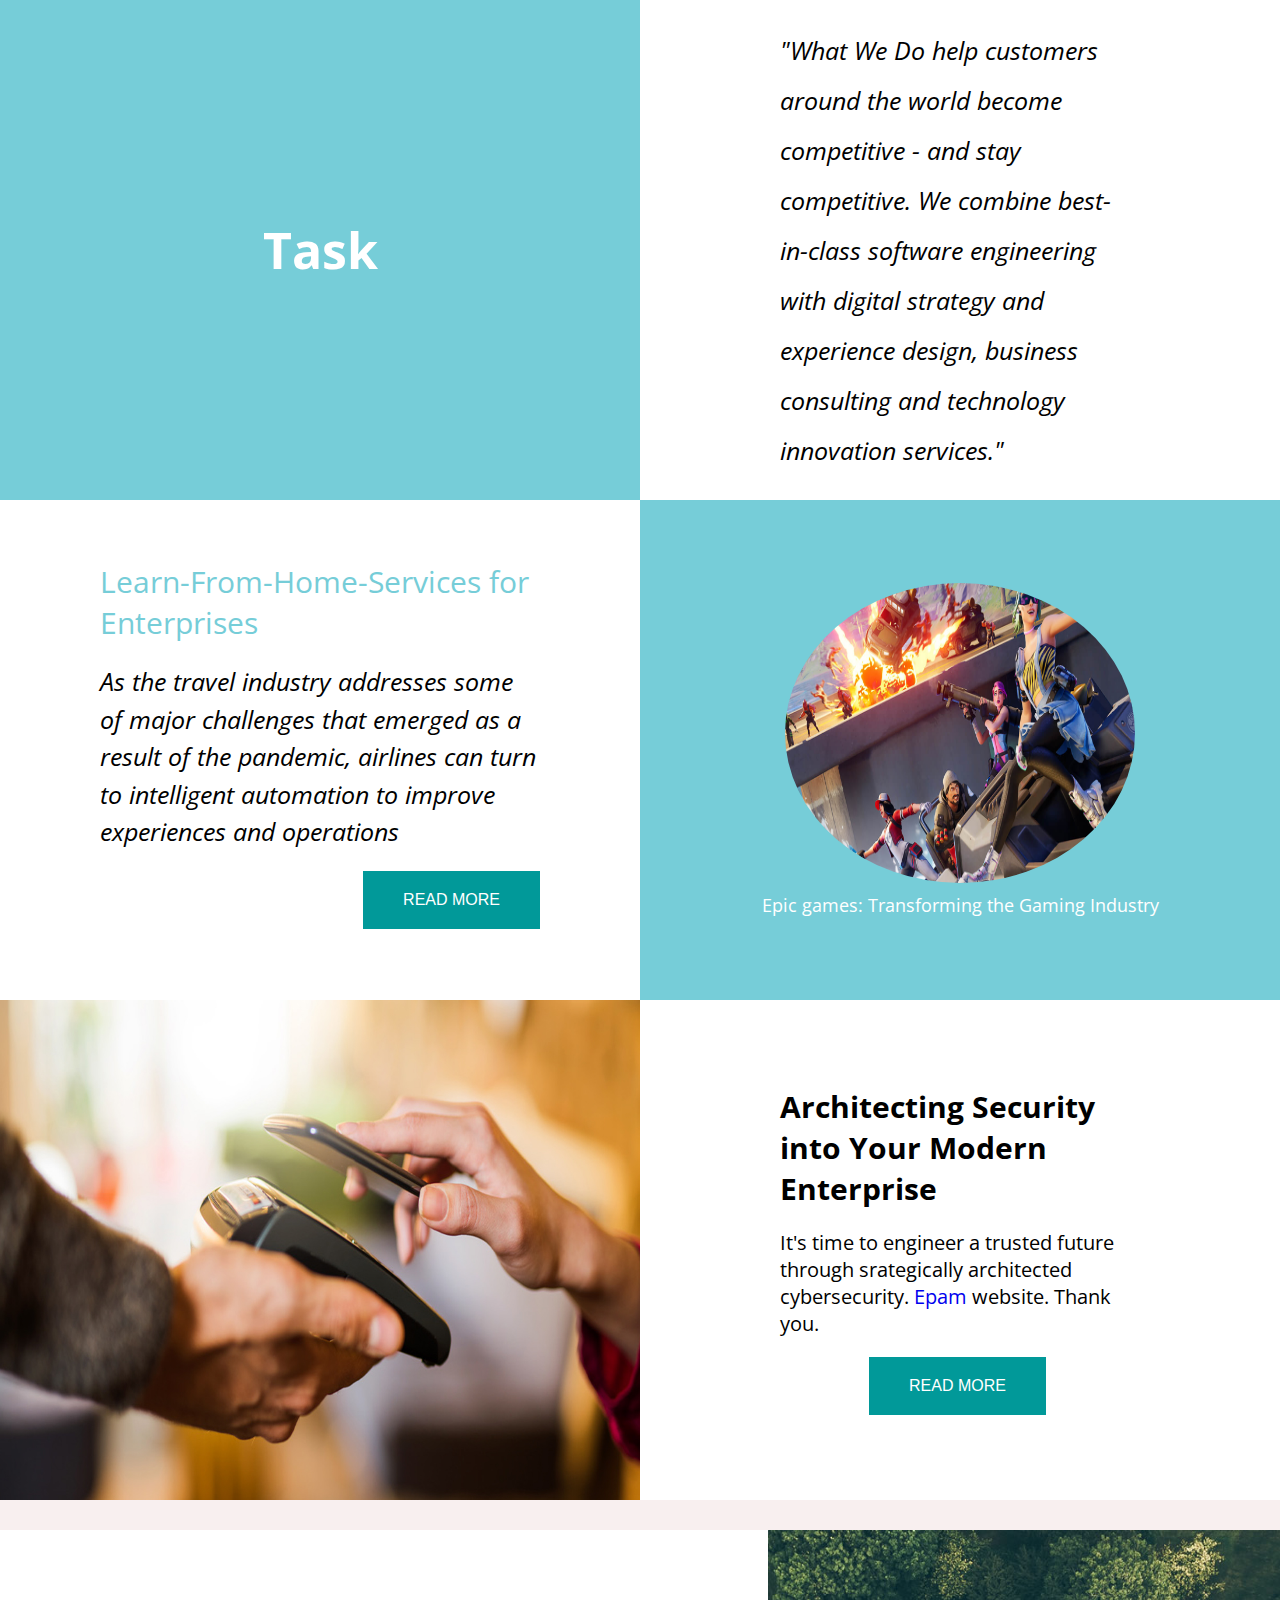
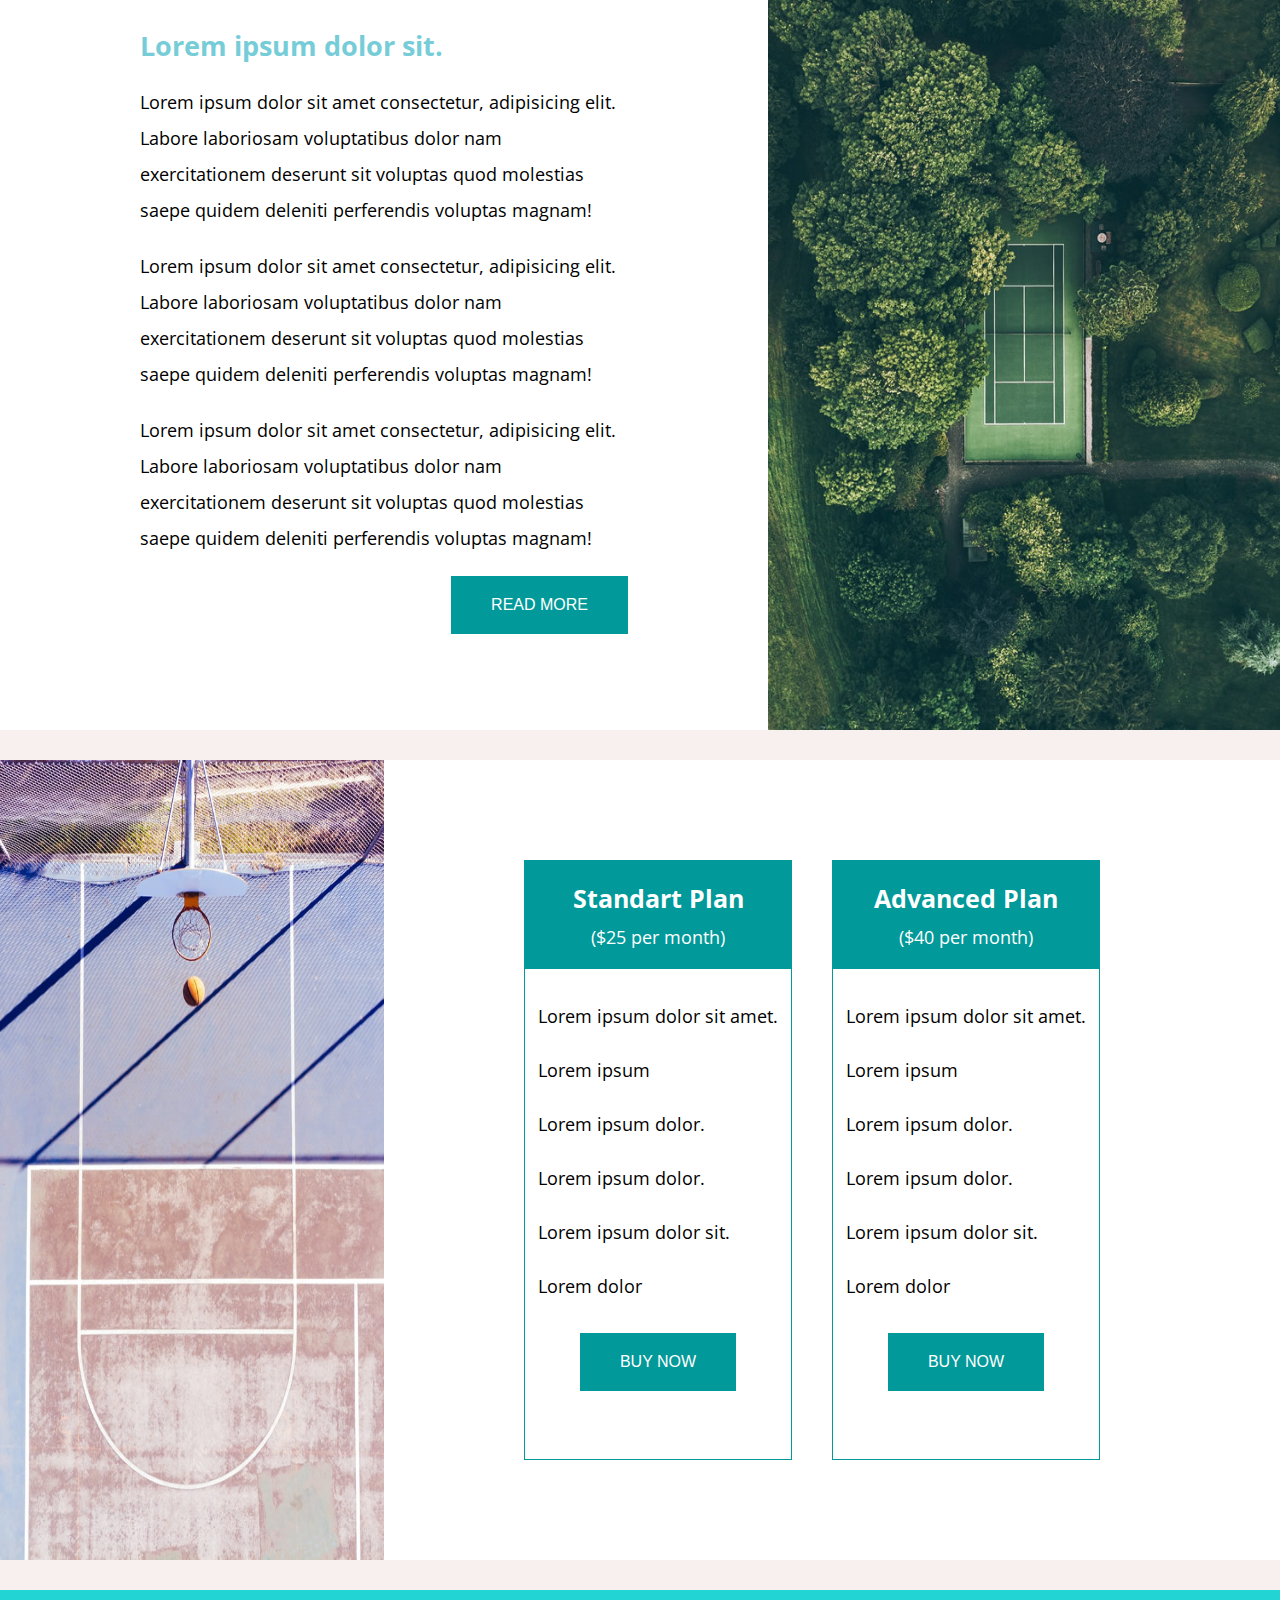
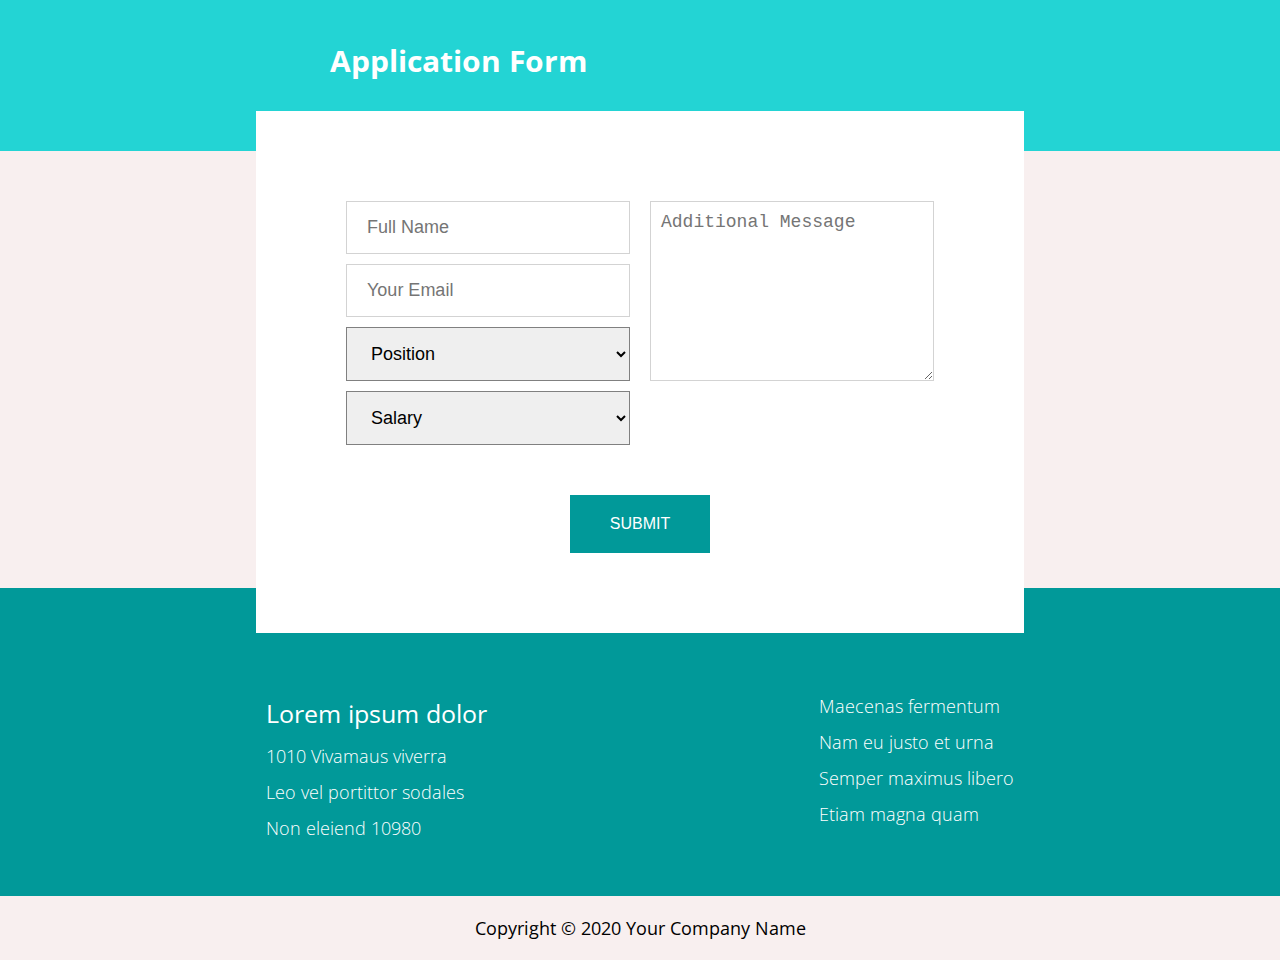
<file: FL17_HW1/homework/index.html>
<!DOCTYPE html>
<html lang="en">

<head>
  <meta charset="utf-8">
  <meta name="viewport" content="width=device-width, initial-scale=1">
  <title>Flexbox</title>
  <link rel="stylesheet" href="https://fonts.googleapis.com/css?family=Open+Sans:300,400">
  <link rel="stylesheet" href="css/style.css">
</head>

<body>
  <main class="main">
    <section class="cards">
      <div class="card-item item-1">
        <h1 class="card-item-header">Task</h1>
      </div>
      <div class="card-item item-2">
        <div class="item2-container">
          <p class="card-item-text">
            "What We Do help customers around the world become competitive - and stay competitive. We combine
            best-in-class
            software engineering with digital strategy and experience design, business consulting and technology
            innovation
            services."
          </p>
        </div>
      </div>
      <div class="card-item item-3">
        <div class="item3-container">
          <p class="card-item-subheader">Learn-From-Home-Services for Enterprises</p>
          <p class="card-item3-text">As the travel industry addresses some of major challenges that emerged as a result
            of the pandemic, airlines
            can turn to intelligent automation to improve experiences and operations
          </p>
          <div class="btn-wrap-item3">
            <button class="item-btn" type="button">READ MORE</button>
          </div>
        </div>
      </div>
      <div class="card-item item-4">
        <img class="card-item-img" src="./img/image-04.jpg" alt="photo">
        <p>Epic games: Transforming the Gaming Industry</p>
      </div>
      <div class="card-item">
        <img class="card-item-photo scale-element" src="./img/image-01.jpg" alt="photo">
      </div>
      <div class="card-item item-6">
        <div class="item2-container">
          <h2 class="card-item6-subheader">Architecting Security into Your Modern Enterprise</h2>
          <p class="card-item6-text">It's time to engineer a trusted future through srategically architected
            cybersecurity. <a class="link" href="#">Epam</a>
            website. Thank you.</p>
          <div class="btn-wrap-item6">
            <button class="item-btn" type="button">READ MORE</button>
          </div>
        </div>
      </div>
    </section>

    <section class="text-and-img">
      <div class="text-content">
        <div class="content-container">
          <h2 class="text-header">Lorem ipsum dolor sit.</h2>
          <p class="text">Lorem ipsum dolor sit amet consectetur, adipisicing elit. Labore laboriosam voluptatibus dolor
            nam exercitationem deserunt sit voluptas quod molestias saepe quidem deleniti perferendis voluptas
            magnam!</p>
          <p class="text">Lorem ipsum dolor sit amet consectetur, adipisicing elit. Labore laboriosam voluptatibus dolor
            nam exercitationem deserunt sit voluptas quod molestias saepe quidem deleniti perferendis voluptas
            magnam!</p>
          <p class="text">Lorem ipsum dolor sit amet consectetur, adipisicing elit. Labore laboriosam voluptatibus dolor
            nam exercitationem deserunt sit voluptas quod molestias saepe quidem deleniti perferendis voluptas
            magnam!</p>
          <div class="btn-wrap-item3">
            <button class="item-btn" type="button">READ MORE</button>
          </div>
        </div>
      </div>
      <div class="img-content">
        <img class="img-green scale-element" src="./img/image-02.jpg" alt="photo">
      </div>
    </section>

    <section class="offers">
      <div class="offers-img">
        <img class="img-field scale-element" src="./img/image-03.jpg" alt="">
      </div>
      <div class="offers-content">
        <div class="offers-item">
          <div class="offers-item-header">
            <h6 class="offers-item-title">Standart Plan</h6>
            <span class="offers-item-subtitle">($25 per month)</span>
          </div>
          <div class="offers-item-body">
            <ul class="offers-list">
              <li class="offers-list-item">Lorem ipsum dolor sit amet.</li>
              <li class="offers-list-item">Lorem ipsum</li>
              <li class="offers-list-item">Lorem ipsum dolor.</li>
              <li class="offers-list-item">Lorem ipsum dolor.</li>
              <li class="offers-list-item">Lorem ipsum dolor sit.</li>
              <li class="offers-list-item">Lorem dolor</li>
            </ul>
            <div class="btn-wrap-item6">
              <button class="item-btn offers-btn" type="button">BUY NOW</button>
            </div>
          </div>
        </div>
        <div class="offers-item special-offers scale-element">
          <div class="offers-item-header">
            <h6 class="offers-item-title">Advanced Plan</h6>
            <span class="offers-item-subtitle">($40 per month)</span>
          </div>
          <div class="offers-item-body">
            <ul class="offers-list">
              <li class="offers-list-item">Lorem ipsum dolor sit amet.</li>
              <li class="offers-list-item">Lorem ipsum</li>
              <li class="offers-list-item">Lorem ipsum dolor.</li>
              <li class="offers-list-item">Lorem ipsum dolor.</li>
              <li class="offers-list-item">Lorem ipsum dolor sit.</li>
              <li class="offers-list-item">Lorem dolor</li>
            </ul>
          </div>
          <div class="btn-wrap-item6">
            <button class="item-btn offers-btn" type="button">BUY NOW</button>
          </div>
          <div class="special-discount">Special discount</div>
        </div>
      </div>
    </section>

    <section class="app-form">
      <div class="form-header">
        <h2 class="app-header">Application Form</h2>
      </div>
      <form class="form" action="#">
        <div class="form-fields-wrap">
          <div class="form-fields">
            <input class="form-input" type="text" placeholder="Full Name">
            <input class="form-input" type="text" placeholder="Your Email">
            <select class="form-input form-select" name="position" id="position">
              <option value="position">Position</option>
            </select>
            <select class="form-input form-select" name="salary" id="salary">
              <option value="salary">Salary</option>
            </select>
          </div>
          <div class="form-textarea">
            <textarea class="textarea" name="message" id="message" cols="60" rows="10"
              placeholder="Additional Message"></textarea>
          </div>
        </div>
        <div class="btn-wrap-item6">
          <button class="item-btn form-btn" type="button">SUBMIT</button>
        </div>
      </form>
      <div class="app-description">
        <div class="description-content">
          <ul class="description-text">
            <li class="description-text-item description-header-item">Lorem ipsum dolor</li>
            <li class="description-text-item">1010 Vivamaus viverra</li>
            <li class="description-text-item">Leo vel portittor sodales</li>
            <li class="description-text-item">Non eleiend 10980</li>
          </ul>
        </div>
        <div class="description-content">
          <ul class="description-text">
            <li class="description-text-item">Maecenas fermentum</li>
            <li class="description-text-item">Nam eu justo et urna</li>
            <li class="description-text-item">Semper maximus libero</li>
            <li class="description-text-item">Etiam magna quam</li>
          </ul>
        </div>
      </div>
    </section>
  </main>

  <footer class="footer">
    <span>Copyright &copy; 2020 Your Company Name</span>
  </footer>
</body>

</html>
</file>
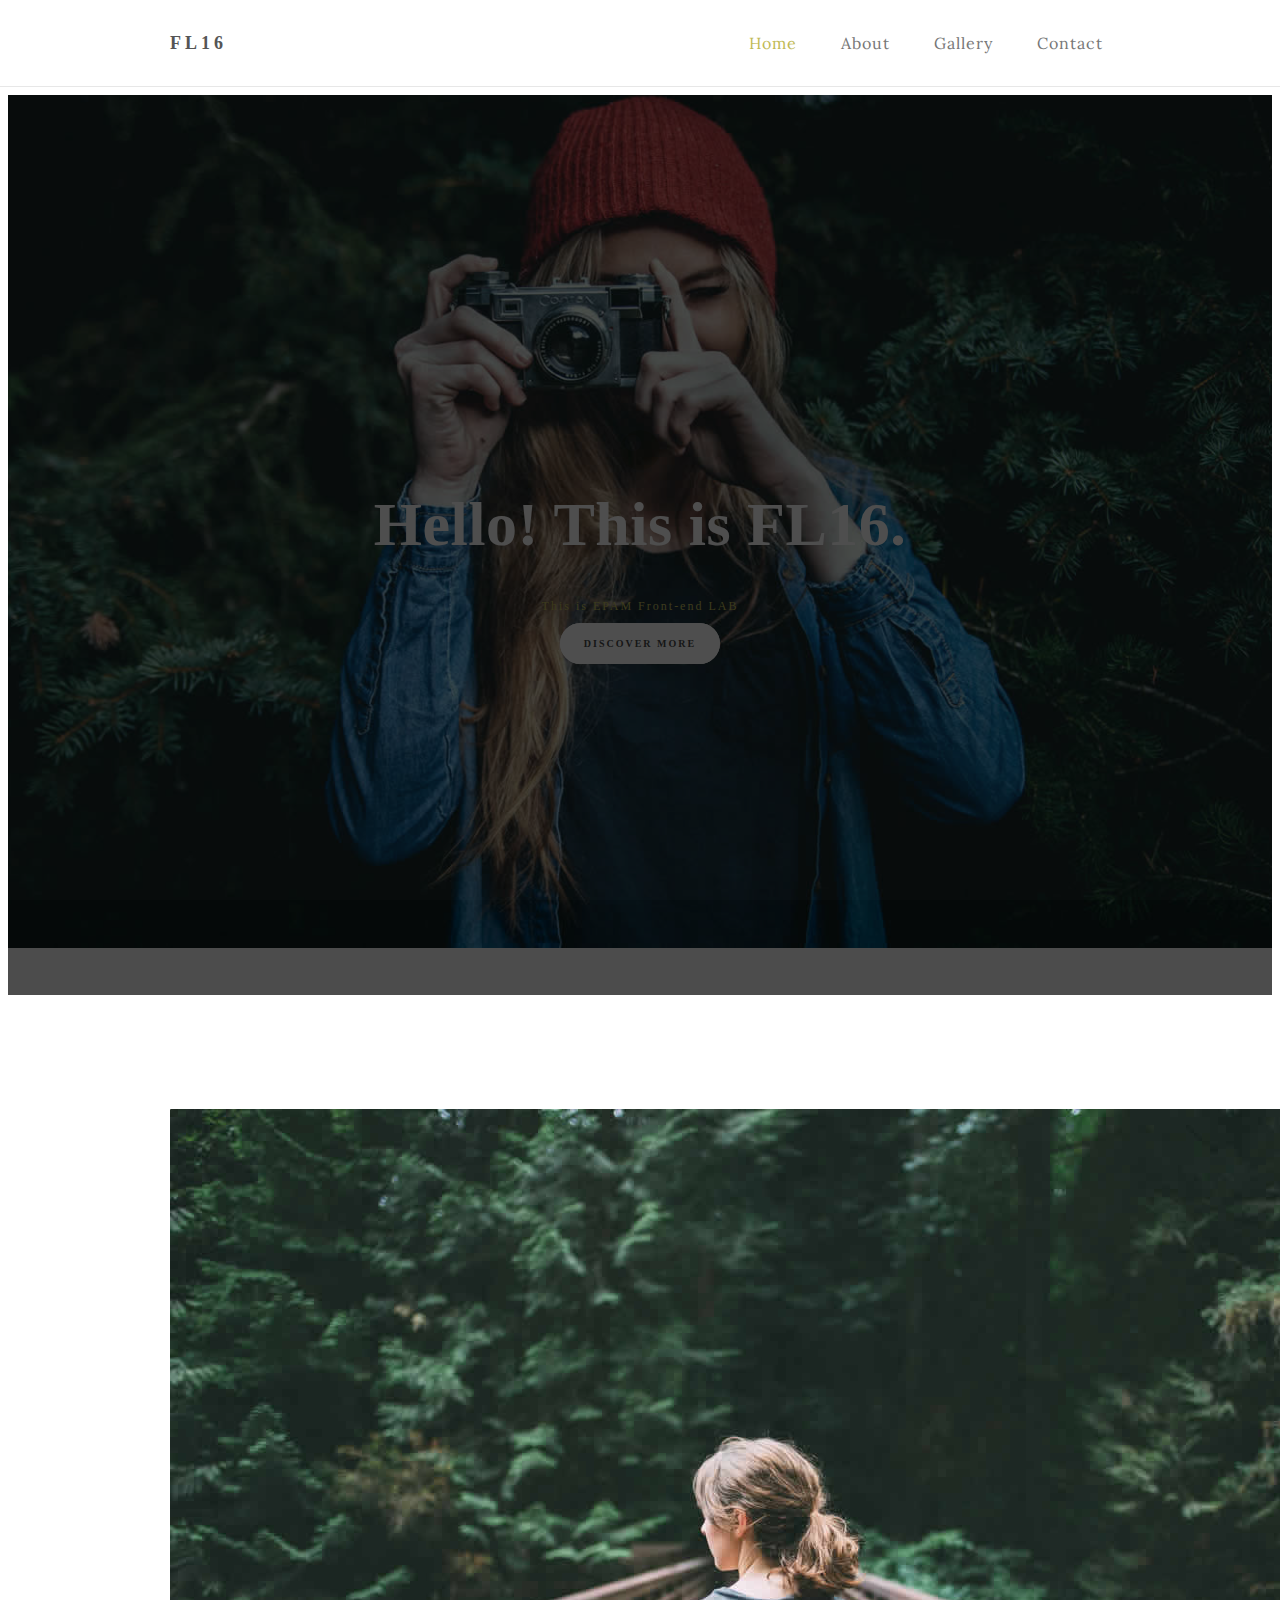
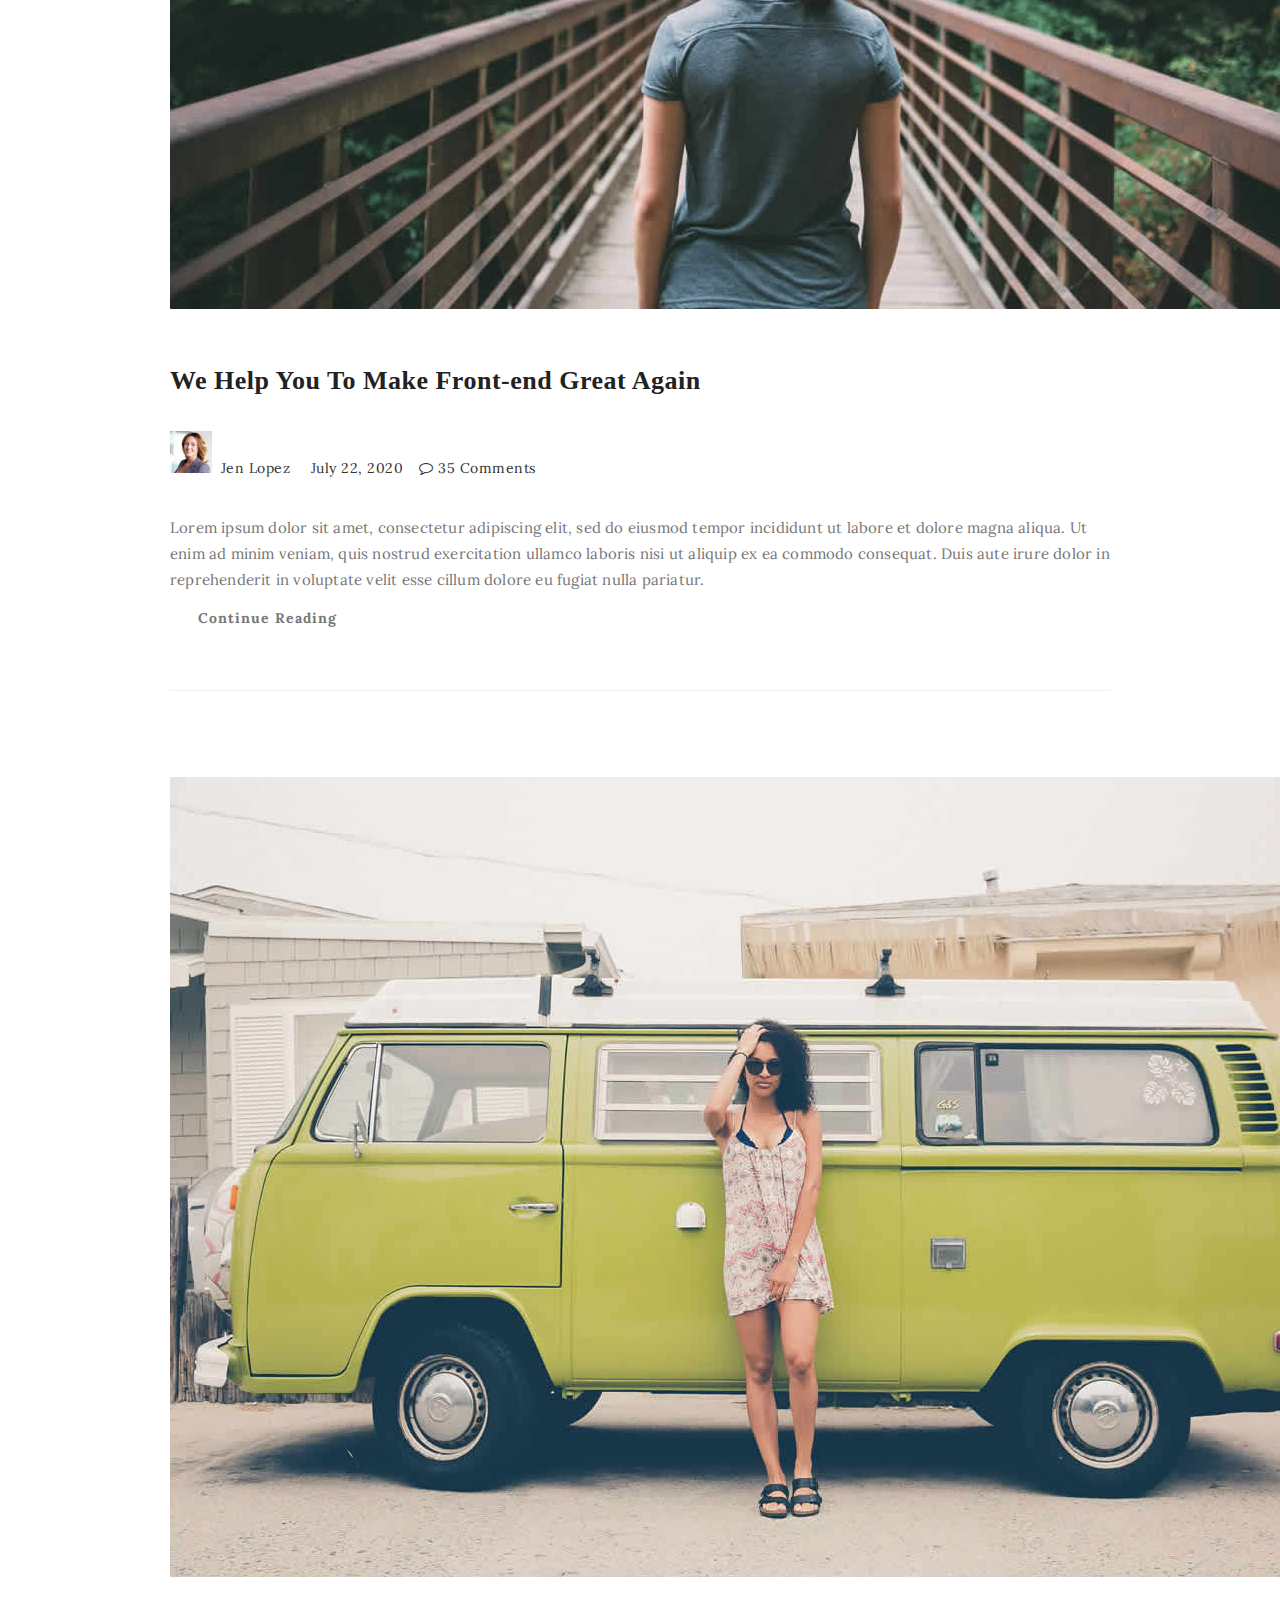
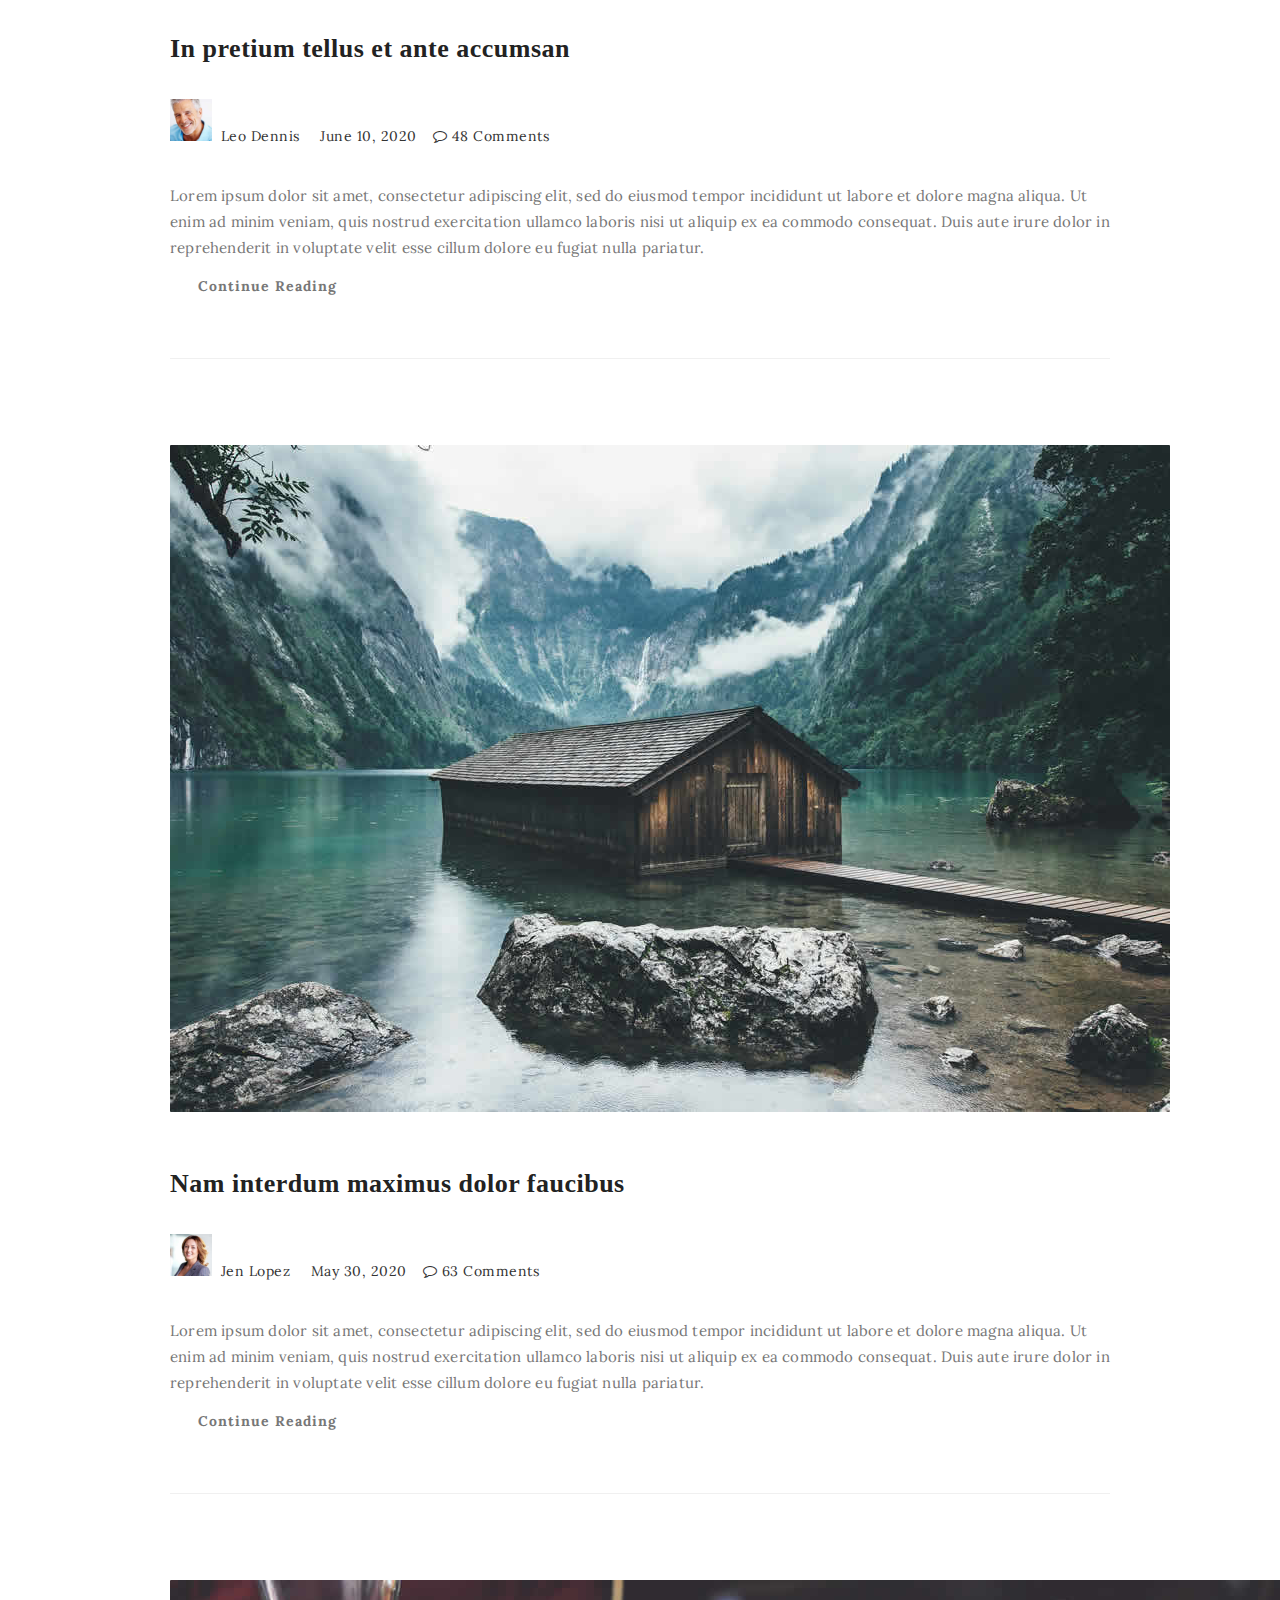
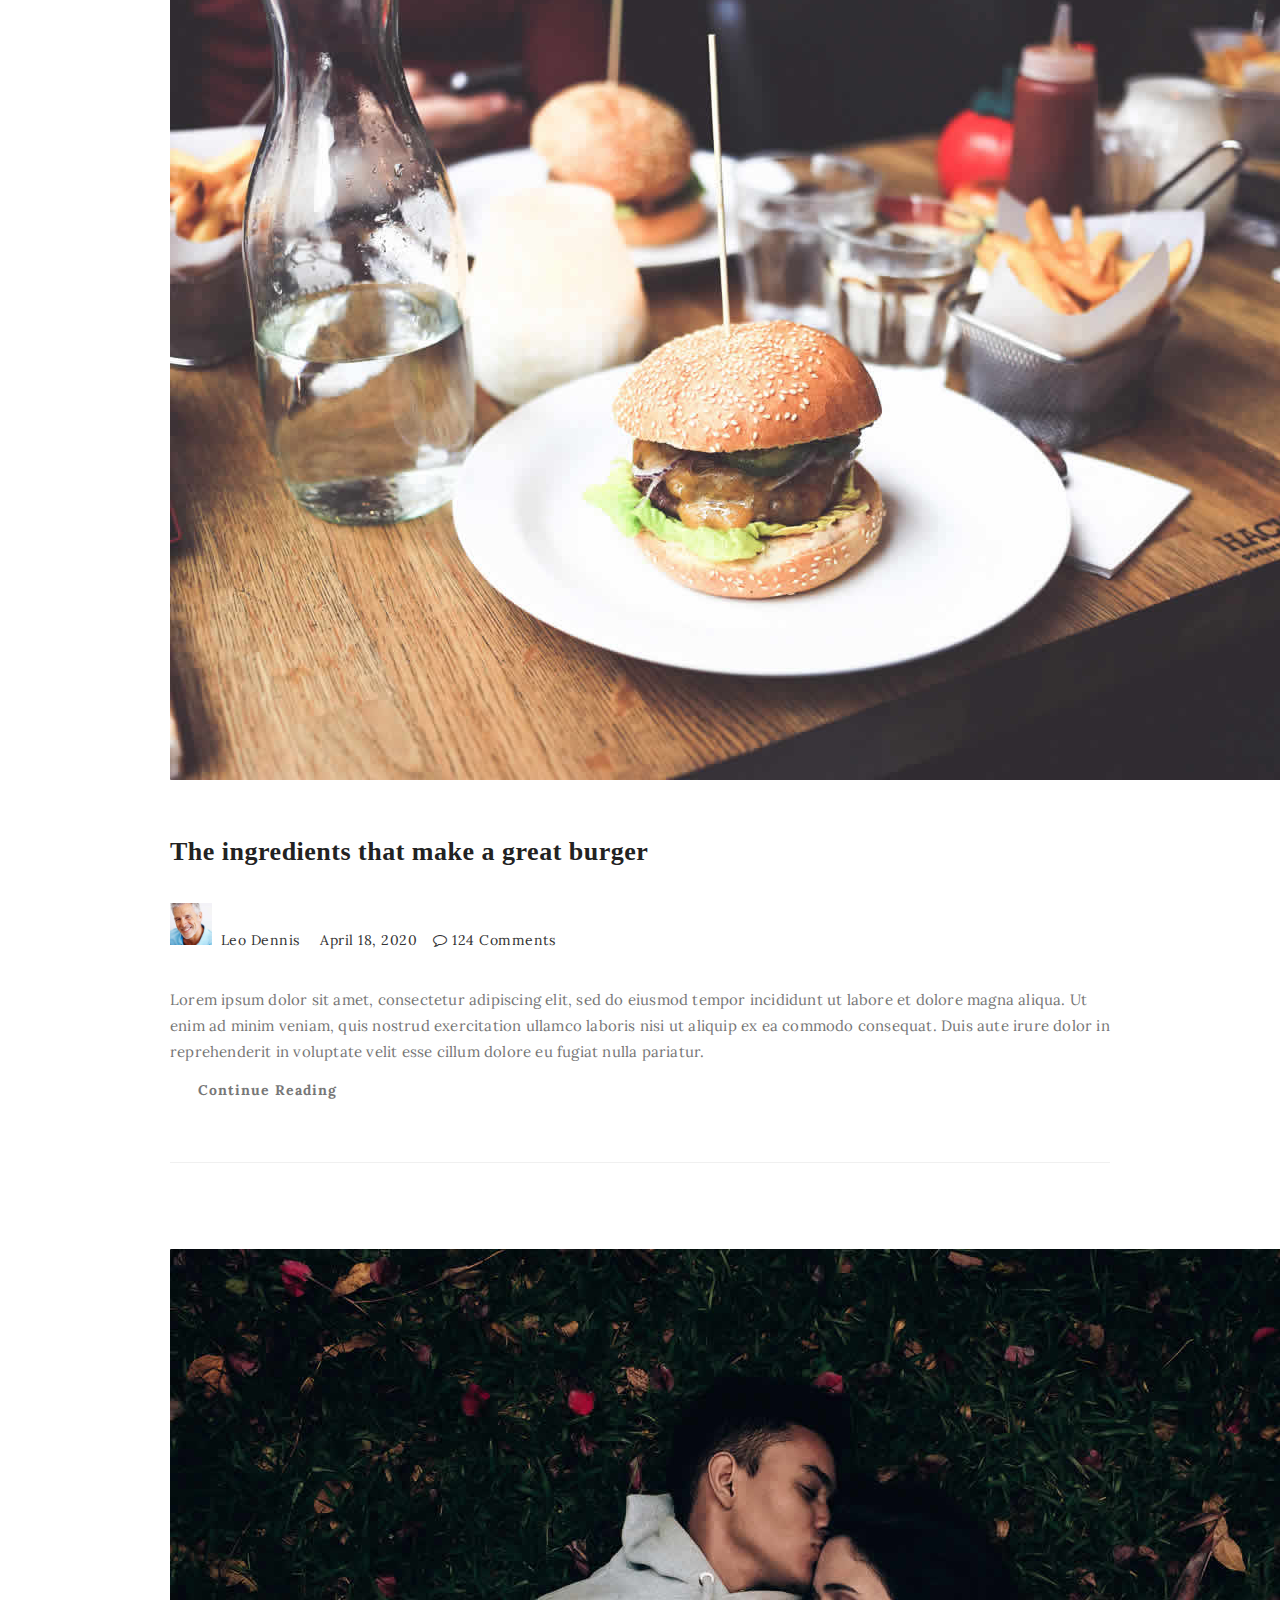
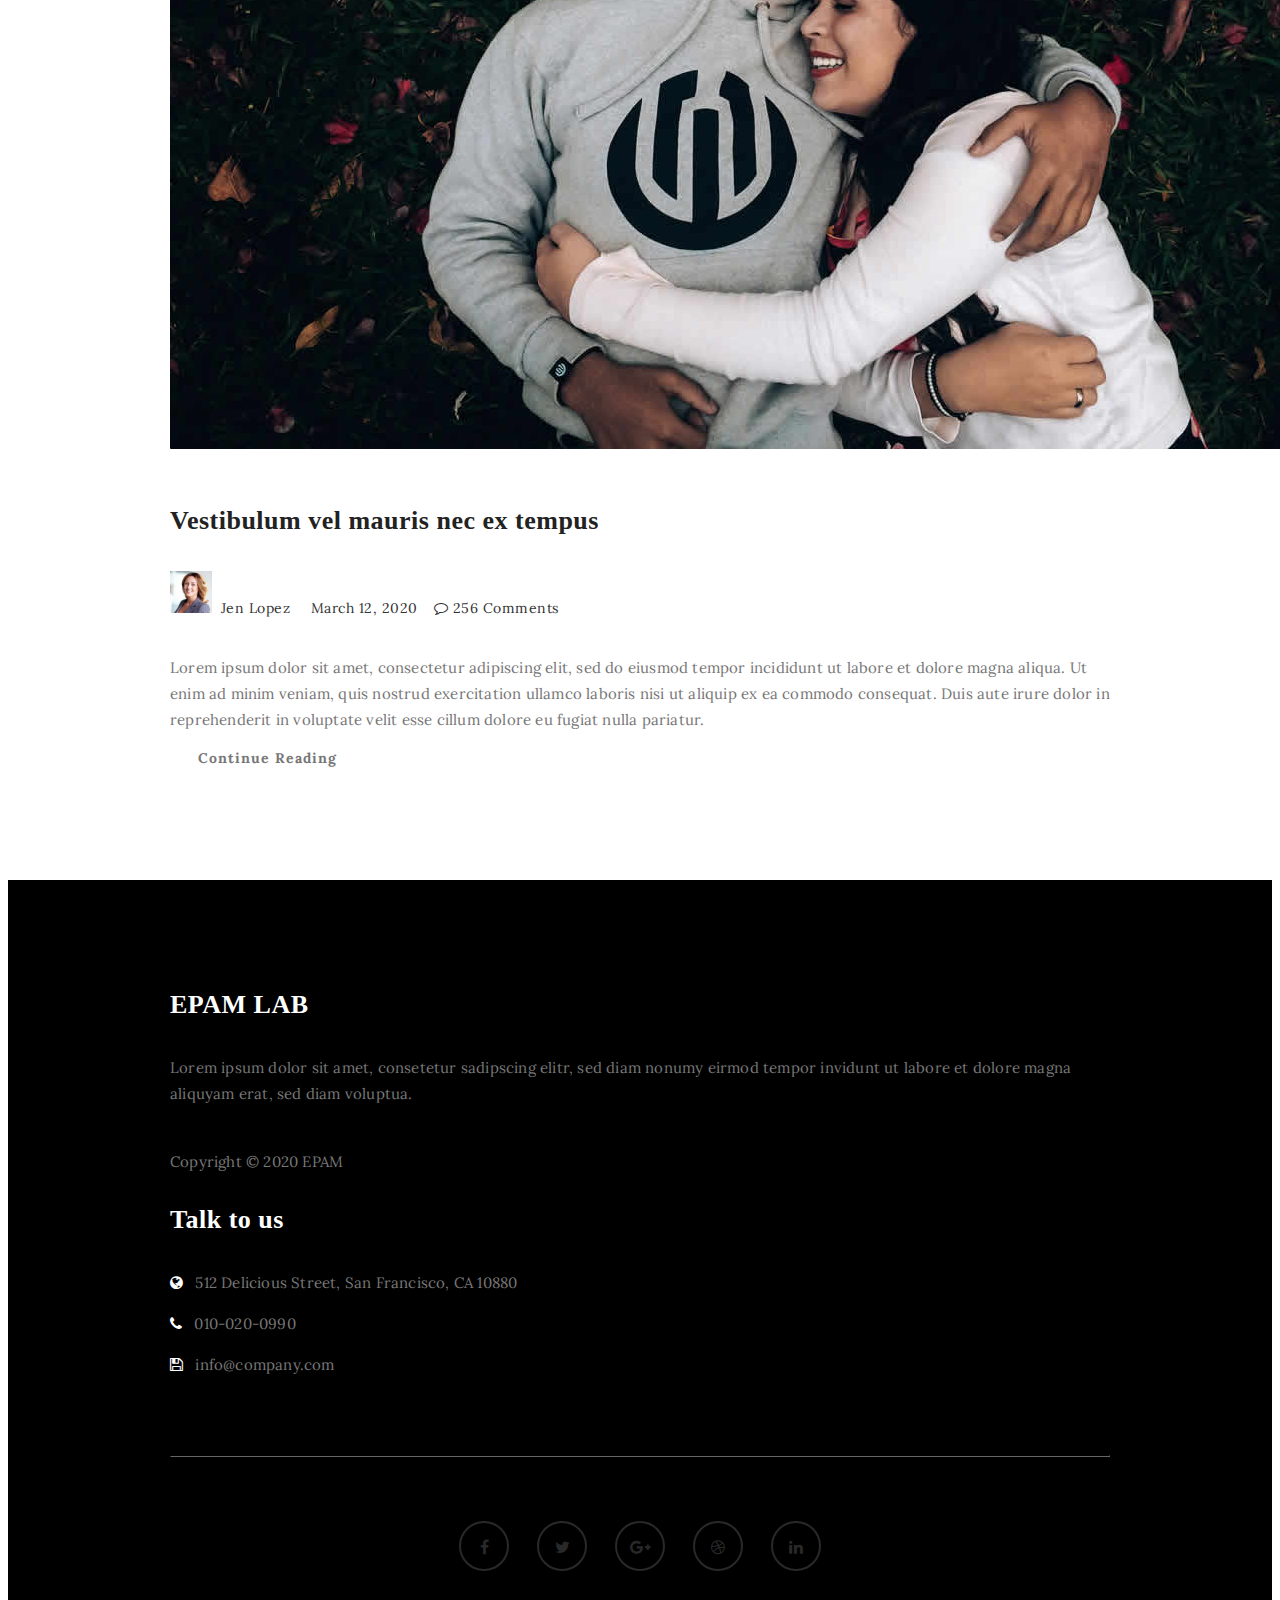
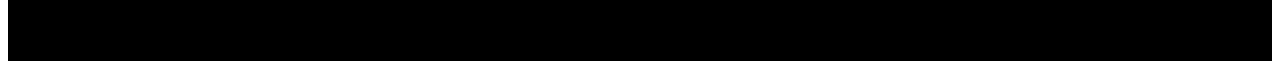
<file: FL17_HW5/homework/index.html>
<!DOCTYPE html>
<html lang="zxx">

<head>
  <meta charset="UTF-8">
  <meta http-equiv="X-UA-Compatible" content="IE=Edge">
  <meta name="description" content="">
  <meta name="keywords" content="">
  <meta name="author" content="">
  <meta name="viewport" content="width=device-width, initial-scale=1, maximum-scale=1">

  <title>Frontend optimization</title>

  <!-- Critical css -->
  <style>
    body {
      font-family: "Helvetica Neue", Helvetica, Arial, sans-serif;
      font-size: 14px;
      line-height: 1.42857143;
      color: #333;
      background-color: #fff;
    }

    body {
      background: #ffffff;
      font-family: 'Lora', serif;
      font-style: normal;
      font-weight: 300;
      overflow-x: hidden;
    }

    body {
      padding-top: 87px;
    }

    * {
      -webkit-box-sizing: border-box;
      -moz-box-sizing: border-box;
      box-sizing: border-box;
    }

    *:before,
    *:after {
      -webkit-box-sizing: border-box;
      -moz-box-sizing: border-box;
      box-sizing: border-box;
    }

    .btn-group-vertical>.btn-group:after,
    .btn-group-vertical>.btn-group:before,
    .btn-toolbar:after,
    .btn-toolbar:before,
    .clearfix:after,
    .clearfix:before,
    .container-fluid:after,
    .container-fluid:before,
    .container:after,
    .container:before,
    .dl-horizontal dd:after,
    .dl-horizontal dd:before,
    .form-horizontal .form-group:after,
    .form-horizontal .form-group:before,
    .modal-footer:after,
    .modal-footer:before,
    .modal-header:after,
    .modal-header:before,
    .nav:after,
    .nav:before,
    .navbar-collapse:after,
    .navbar-collapse:before,
    .navbar-header:after,
    .navbar-header:before,
    .navbar:after,
    .navbar:before,
    .pager:after,
    .pager:before,
    .panel-body:after,
    .panel-body:before,
    .row:after,
    .row:before {
      display: table;
      content: " ";
    }

    .btn-group-vertical>.btn-group:after,
    .btn-toolbar:after,
    .clearfix:after,
    .container-fluid:after,
    .container:after,
    .dl-horizontal dd:after,
    .form-horizontal .form-group:after,
    .modal-footer:after,
    .modal-header:after,
    .nav:after,
    .navbar-collapse:after,
    .navbar-header:after,
    .navbar:after,
    .pager:after,
    .panel-body:after,
    .row:after {
      clear: both;
    }

    .navbar {
      position: relative;
      min-height: 50px;
      margin-bottom: 20px;
      border: 1px solid transparent;
    }

    @media (min-width: 768px) {
      .navbar {
        border-radius: 4px;
      }
    }

    .navbar-static-top {
      z-index: 1000;
      border-width: 0 0 1px;
    }

    @media (min-width: 768px) {
      .navbar-static-top {
        border-radius: 0;
      }
    }

    .navbar-fixed-bottom,
    .navbar-fixed-top {
      position: fixed;
      right: 0;
      left: 0;
      z-index: 1030;
    }

    @media (min-width: 768px) {

      .navbar-fixed-bottom,
      .navbar-fixed-top {
        border-radius: 0;
      }
    }

    .navbar-fixed-top {
      top: 0;
      border-width: 0 0 1px;
    }

    .navbar-default {
      background-color: #f8f8f8;
      border-color: #e7e7e7;
    }

    .navbar-default {
      background: #ffffff;
      margin: 0 !important;
      padding: 18px 0;
    }

    .container {
      padding-right: 15px;
      padding-left: 15px;
      margin-right: auto;
      margin-left: auto;
    }

    @media (min-width: 768px) {
      .container {
        width: 750px;
      }
    }

    @media (min-width: 992px) {
      .container {
        width: 970px;
      }
    }

    @media (min-width: 768px) {
      .navbar-header {
        float: left;
      }
    }

    .container>.navbar-header {
      margin-right: 0;
      margin-left: 0;
    }

    @media (min-width: 768px) {
      .navbar-toggle {
        display: none;
      }
    }

    .navbar-default .navbar-toggle {
      border-color: #ddd;
    }

    .navbar-default .navbar-toggle {
      border: none;
      padding-top: 10px;
    }

    .navbar-brand {
      float: left;
      height: 50px;
      padding: 15px 15px;
      font-size: 18px;
      line-height: 20px;
    }

    .navbar-default .navbar-brand {
      color: #777;
    }

    .navbar-default .navbar-brand {
      color: #555;
      font-family: 'Merriweather', serif;
      font-weight: bold;
      text-transform: uppercase;
      letter-spacing: 4px;
      margin: 0;
    }

    @media (min-width: 768px) {

      .navbar>.container .navbar-brand,
      .navbar>.container-fluid .navbar-brand {
        margin-left: -15px;
      }
    }

    .navbar-toggle {
      position: relative;
      float: right;
      padding: 9px 10px;
      margin-top: 8px;
      margin-right: 15px;
      margin-bottom: 8px;
      background-color: transparent;
      background-image: none;
      border: 1px solid transparent;
      border-radius: 4px;
    }

    .navbar-default .navbar-collapse,
    .navbar-default .navbar-form {
      border-color: #e7e7e7;
    }

    @media (min-width: 768px) {

      .container-fluid>.navbar-collapse,
      .container-fluid>.navbar-header,
      .container>.navbar-collapse,
      .container>.navbar-header {
        margin-right: 0;
        margin-left: 0;
      }
    }

    @media (min-width: 768px) {

      .navbar-fixed-bottom .navbar-collapse,
      .navbar-fixed-top .navbar-collapse,
      .navbar-static-top .navbar-collapse {
        padding-right: 0;
        padding-left: 0;
      }
    }

    .navbar-collapse {
      padding-right: 15px;
      padding-left: 15px;
      overflow-x: visible;
      -webkit-overflow-scrolling: touch;
      border-top: 1px solid transparent;
      -webkit-box-shadow: inset 0 1px 0 rgba(255, 255, 255, .1);
      box-shadow: inset 0 1px 0 rgba(255, 255, 255, .1);
    }

    @media (min-width: 768px) {
      .navbar-collapse {
        width: auto;
        border-top: 0;
        -webkit-box-shadow: none;
        box-shadow: none;
      }
    }

    @media (min-width: 768px) {
      .navbar-collapse.collapse {
        display: block !important;
        height: auto !important;
        padding-bottom: 0;
        overflow: visible !important;
      }
    }

    .collapse {
      display: none;
    }

    .nav {
      padding-left: 0;
      margin-bottom: 0;
      list-style: none;
    }

    .navbar-nav {
      margin: 7.5px -15px;
    }

    @media (min-width: 768px) {
      .navbar-nav {
        float: left;
        margin: 0;
      }
    }

    @media (min-width: 768px) {
      .navbar-right {
        float: right !important;
        margin-right: -15px;
      }
    }

    .nav>li {
      position: relative;
      display: block;
    }

    @media (min-width: 768px) {
      .navbar-nav>li {
        float: left;
      }
    }

    a {
      color: #4d638c;
      -webkit-transition: 0.5s;
      -o-transition: 0.5s;
      transition: 0.5s;
      text-decoration: none !important;
    }

    .nav>li>a {
      position: relative;
      display: block;
      padding: 10px 15px;
    }

    .navbar-nav>li>a {
      padding-top: 10px;
      padding-bottom: 10px;
      line-height: 20px;
    }

    @media (min-width: 768px) {
      .navbar-nav>li>a {
        padding-top: 15px;
        padding-bottom: 15px;
      }
    }

    .navbar-default .navbar-nav>li>a {
      color: #777;
    }

    .navbar-default .navbar-nav li a {
      color: #777;
      font-size: 16px;
      letter-spacing: 1px;
      -webkit-transition: all 0.4s ease-in-out;
      transition: all 0.4s ease-in-out;
      padding-right: 22px;
      padding-left: 22px;
    }

    .navbar-default .navbar-nav>.active>a,
    .navbar-default .navbar-nav>.active>a:focus,
    .navbar-default .navbar-nav>.active>a:hover {
      color: #555;
      background-color: #e7e7e7;
    }

    .navbar-default .navbar-nav li a:hover,
    .navbar-default .navbar-nav .active>a {
      color: #bfba55;
    }

    .navbar-default .navbar-nav>.active>a,
    .navbar-default .navbar-nav>.active>a:hover,
    .navbar-default .navbar-nav>.active>a:focus {
      color: #bfba55;
      background-color: transparent;
    }

    .preloader {
      position: fixed;
      top: 0;
      left: 0;
      width: 100%;
      height: 100%;
      z-index: 1020;
      display: flex;
      flex-flow: row nowrap;
      justify-content: center;
      align-items: center;
      background: none repeat scroll 0 0 #ffffff;
    }

    .sk-spinner-wordpress.sk-spinner {
      background-color: #bfba55;
      width: 40px;
      height: 40px;
      border-radius: 40px;
      position: relative;
      -webkit-animation: sk-innerCircle 1s linear infinite;
      animation: sk-innerCircle 1s linear infinite;
    }

    .sk-spinner-wordpress .sk-inner-circle {
      display: block;
      background-color: #ffffff;
      width: 16px;
      height: 16px;
      position: absolute;
      border-radius: 8px;
      top: 5px;
      left: 5px;
    }

    @-webkit-keyframes sk-innerCircle {
      0% {
        -webkit-transform: rotate(0);
        transform: rotate(0);
      }

      100% {
        -webkit-transform: rotate(360deg);
        transform: rotate(360deg);
      }
    }

    @keyframes sk-innerCircle {
      0% {
        -webkit-transform: rotate(0);
        transform: rotate(0);
      }

      100% {
        -webkit-transform: rotate(360deg);
        transform: rotate(360deg);
      }
    }
  </style>

  <!-- Other css (async) -->
  <!-- Fonts -->
  <link href="https://fonts.googleapis.com/css?family=Lora:300,400" rel="stylesheet">

  <!-- Vendor css -->
  <link rel="dns-prefetch" href="styles/bootstrap.min.css">
  <link rel="stylesheet" href="styles/font-awesome.min.css">

  <!-- Main css -->
  <!-- <link rel="stylesheet" href="styles/styles.css"> -->
  <link rel="stylesheet" href="styles/styles.min.css" media="print" onload="this.media='all'">

  <!-- Vendor Scripts -->
  <script src="js/jquery.js"></script>
  <script src="js/bootstrap.min.js"></script>
  <script src="js/jquery.parallax.js"></script>
  <script src="js/smoothscroll.js"></script>
  <script src="js/lazyload.min.js"></script>
  <!-- Custom Scripts -->
  <script defer src="js/custom.js"></script>

</head>

<body>

  <!-- Pre loader -->

  <div class="preloader">
    <div class="sk-spinner sk-spinner-wordpress">
      <span class="sk-inner-circle"></span>
    </div>
  </div>

  <!-- Navigation section  -->

  <div class="navbar navbar-default navbar-fixed-top" role="navigation">
    <div class="container">

      <div class="navbar-header">
        <button class="navbar-toggle" data-toggle="collapse" data-target=".navbar-collapse">
          <span class="icon icon-bar"></span>
          <span class="icon icon-bar"></span>
          <span class="icon icon-bar"></span>
        </button>
        <a href="index.html" class="navbar-brand">FL16</a>
      </div>
      <div class="collapse navbar-collapse">
        <ul class="nav navbar-nav navbar-right">
          <li class="active"><a href="index.html">Home</a></li>
          <li><a href="#">About</a></li>
          <li><a href="#">Gallery</a></li>
          <li><a href="#">Contact</a></li>
        </ul>
      </div>

    </div>
  </div>

  <!-- Home Section -->

  <section id="home" class="main-home parallax-section">
    <div class="overlay"></div>
    <div class="container">
      <div class="row">

        <div class="col-md-12 col-sm-12">
          <h1>Hello! This is FL16.</h1>
          <h4>This is EPAM Front-end LAB</h4>
          <a href="#blog" class="smoothScroll btn btn-default">Discover More</a>
        </div>

      </div>
    </div>
  </section>

  <!-- Blog Section -->

  <section id="blog">
    <div class="container">
      <div class="row">

        <div class="col-md-offset-1 col-md-10 col-sm-12">
          <div class="blog-post-thumb">
            <div class="blog-post-image">
              <a href="#">
                <img class="img-responsive lazy" src="img/blog-image1.jpg" data-src="img/blog-image1.jpg" data-srcset="img/blog-image1-s.jpg 600w, 
                img/blog-image1.jpg 800w" data-sizes="(max-width: 480px) 440px,(min-width: 481px) 800px"
                  alt="Blog Image">
              </a>
            </div>
            <div class="blog-post-title">
              <h3><a href="#">We Help You To Make Front-end Great Again</a></h3>
            </div>
            <div class="blog-post-format">
              <span><a href="#"><img src="img/author-image1.jpg" alt="author" class="img-responsive img-circle">
                  Jen Lopez</a></span>
              <span><i class="fa fa-date"></i> July 22, 2020</span>
              <span><a href="#"><i class="fa fa-comment-o"></i> 35 Comments</a></span>
            </div>
            <div class="blog-post-des">
              <p>Lorem ipsum dolor sit amet, consectetur adipiscing elit, sed do eiusmod tempor
                incididunt ut labore et dolore magna aliqua. Ut enim ad minim veniam, quis
                nostrud exercitation ullamco laboris nisi ut aliquip ex ea commodo consequat.
                Duis aute irure dolor in reprehenderit in voluptate velit esse cillum dolore eu
                fugiat nulla pariatur.</p>
              <a href="#" class="btn btn-default">Continue Reading</a>
            </div>
          </div>

          <div class="blog-post-thumb">
            <div class="blog-post-image">
              <a href="#">
                <img class="img-responsive lazy" src="img/blog-image2.jpg" data-src="img/blog-image2.jpg" data-srcset="img/blog-image2-s.jpg 600w, 
                img/blog-image2.jpg 800w" data-sizes="(max-width: 480px) 440px,(min-width: 481px) 800px"
                  alt="Blog Image">
              </a>
            </div>
            <div class="blog-post-title">
              <h3><a href="#">In pretium tellus et ante accumsan</a></h3>
            </div>
            <div class="blog-post-format">
              <span><a href="#"><img src="img/author-image2.jpg" alt="author" class="img-responsive img-circle">
                  Leo Dennis</a></span>
              <span><i class="fa fa-date"></i> June 10, 2020</span>
              <span><a href="#"><i class="fa fa-comment-o"></i> 48 Comments</a></span>
            </div>
            <div class="blog-post-des">
              <p>Lorem ipsum dolor sit amet, consectetur adipiscing elit, sed do eiusmod tempor
                incididunt ut labore et dolore magna aliqua. Ut enim ad minim veniam, quis
                nostrud exercitation ullamco laboris nisi ut aliquip ex ea commodo consequat.
                Duis aute irure dolor in reprehenderit in voluptate velit esse cillum dolore eu
                fugiat nulla pariatur.</p>
              <a href="#" class="btn btn-default">Continue Reading</a>
            </div>
          </div>

          <div class="blog-post-thumb">
            <div class="blog-post-image">
              <a href="#">
                <img class="img-responsive lazy" src="img/blog-image3.jpg" data-src="img/blog-image3.jpg" data-srcset="img/blog-image3-s.jpg 600w, 
                img/blog-image3.jpg 800w" data-sizes="(max-width: 480px) 440px,(min-width: 481px) 800px"
                  alt="Blog Image">
              </a>
            </div>
            <div class="blog-post-title">
              <h3><a href="#">Nam interdum maximus dolor faucibus</a></h3>
            </div>
            <div class="blog-post-format">
              <span><a href="#"><img src="img/author-image1.jpg" alt="author" class="img-responsive img-circle">
                  Jen Lopez</a></span>
              <span><i class="fa fa-date"></i> May 30, 2020</span>
              <span><a href="#"><i class="fa fa-comment-o"></i> 63 Comments</a></span>
            </div>
            <div class="blog-post-des">
              <p>Lorem ipsum dolor sit amet, consectetur adipiscing elit, sed do eiusmod tempor
                incididunt ut labore et dolore magna aliqua. Ut enim ad minim veniam, quis
                nostrud exercitation ullamco laboris nisi ut aliquip ex ea commodo consequat.
                Duis aute irure dolor in reprehenderit in voluptate velit esse cillum dolore eu
                fugiat nulla pariatur.</p>
              <a href="#" class="btn btn-default">Continue Reading</a>
            </div>
          </div>

          <div class="blog-post-thumb">
            <div class="blog-post-image">
              <a href="#">
                <img class="img-responsive lazy" src="img/blog-image4.jpg" data-src="img/blog-image4.jpg" data-srcset="img/blog-image4-s.jpg 600w, 
                img/blog-image4.jpg 800w" data-sizes="(max-width: 480px) 440px,(min-width: 481px) 800px"
                  alt="Blog Image">
              </a>
            </div>
            <div class="blog-post-title">
              <h3><a href="#">The ingredients that make a great burger</a></h3>
            </div>
            <div class="blog-post-format">
              <span><a href="#"><img src="img/author-image2.jpg" alt="author" class="img-responsive img-circle">
                  Leo Dennis</a></span>
              <span><i class="fa fa-date"></i> April 18, 2020</span>
              <span><a href="#"><i class="fa fa-comment-o"></i> 124 Comments</a></span>
            </div>
            <div class="blog-post-des">
              <p>Lorem ipsum dolor sit amet, consectetur adipiscing elit, sed do eiusmod tempor
                incididunt ut labore et dolore magna aliqua. Ut enim ad minim veniam, quis
                nostrud exercitation ullamco laboris nisi ut aliquip ex ea commodo consequat.
                Duis aute irure dolor in reprehenderit in voluptate velit esse cillum dolore eu
                fugiat nulla pariatur.</p>
              <a href="#" class="btn btn-default">Continue Reading</a>
            </div>
          </div>

          <div class="blog-post-thumb">
            <div class="blog-post-image">
              <a href="#">
                <img class="img-responsive lazy" src="img/blog-image5.jpg" data-src="img/blog-image5.jpg" data-srcset="img/blog-image5-s.jpg 600w, 
                img/blog-image5.jpg 800w" data-sizes="(max-width: 480px) 440px,(min-width: 481px) 800px"
                  alt="Blog Image">
              </a>
            </div>
            <div class="blog-post-title">
              <h3><a href="#">Vestibulum vel mauris nec ex tempus</a></h3>
            </div>
            <div class="blog-post-format">
              <span><a href="#"><img src="img/author-image1.jpg" alt="author" class="img-responsive img-circle">
                  Jen Lopez</a></span>
              <span><i class="fa fa-date"></i> March 12, 2020</span>
              <span><a href="#"><i class="fa fa-comment-o"></i> 256 Comments</a></span>
            </div>
            <div class="blog-post-des">
              <p>Lorem ipsum dolor sit amet, consectetur adipiscing elit, sed do eiusmod tempor
                incididunt ut labore et dolore magna aliqua. Ut enim ad minim veniam, quis
                nostrud exercitation ullamco laboris nisi ut aliquip ex ea commodo consequat.
                Duis aute irure dolor in reprehenderit in voluptate velit esse cillum dolore eu
                fugiat nulla pariatur.</p>
              <a href="#" class="btn btn-default">Continue Reading</a>
            </div>
          </div>
        </div>

      </div>
    </div>
  </section>

  <!-- Footer Section -->

  <footer>
    <div class="container">
      <div class="row">

        <div class="col-md-5 col-md-offset-1 col-sm-6">
          <h3>EPAM LAB</h3>
          <p>Lorem ipsum dolor sit amet, consetetur sadipscing elitr, sed diam nonumy eirmod tempor
            invidunt ut labore et dolore magna aliquyam erat, sed diam voluptua.</p>
          <div class="footer-copyright">
            <p>Copyright &copy; 2020 EPAM</p>
          </div>
        </div>

        <div class="col-md-4 col-md-offset-1 col-sm-6">
          <h3>Talk to us</h3>
          <p><i class="fa fa-globe"></i> 512 Delicious Street, San Francisco, CA 10880</p>
          <p><i class="fa fa-phone"></i> 010-020-0990</p>
          <p><i class="fa fa-save"></i> info@company.com</p>
        </div>

        <div class="clearfix col-md-12 col-sm-12">
          <hr>
        </div>

        <div class="col-md-12 col-sm-12">
          <ul class="social-icon">
            <li><a href="#" class="fa fa-facebook"></a></li>
            <li><a href="#" class="fa fa-twitter"></a></li>
            <li><a href="#" class="fa fa-google-plus"></a></li>
            <li><a href="#" class="fa fa-dribbble"></a></li>
            <li><a href="#" class="fa fa-linkedin"></a></li>
          </ul>
        </div>

      </div>
    </div>
  </footer>

  <!-- Back top -->
  <a href="#back-top" class="go-top"><i class="fa fa-angle-up"></i></a>

</body>

</html>
</file>
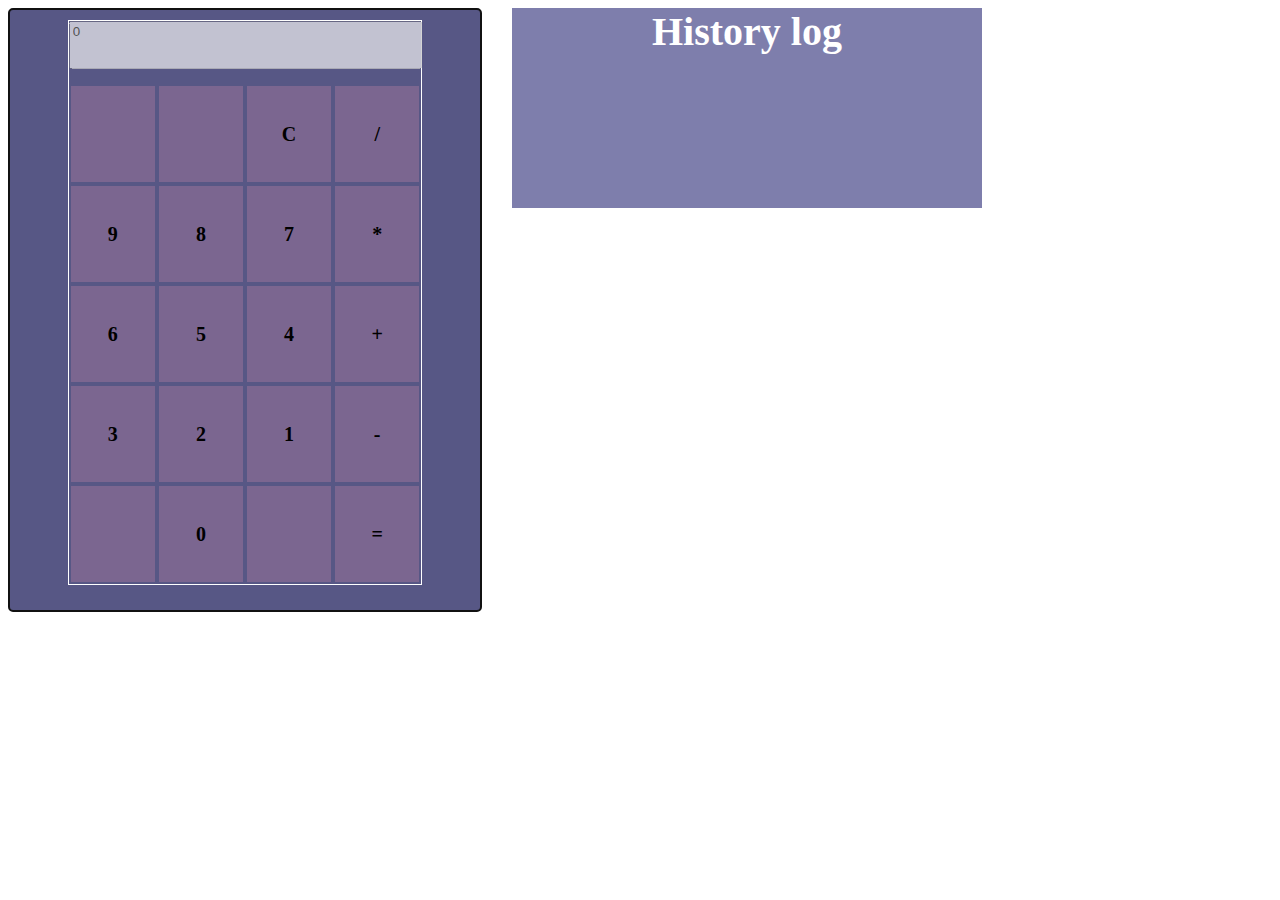
<file: FL17_HW7/homework/index.html>
<!DOCTYPE html>
<html lang="en">

<head>
  <meta charset="UTF-8">
  <meta name="viewport" content="width=device-width, initial-scale=1.0">
  <meta http-equiv="X-UA-Compatible" content="ie=edge">
  <title>jQuery</title>
  <link rel="stylesheet" href="css/style.css">
</head>

<body>
  <div class="container">
    <div class="wrap">
      <div class="wrap-field">
        <div class="wrap-input">
          <input type="text" class='input' value="0" id="inputField" disabled>

        </div>
        <div class="wrap-buttons">

          <div class="button"> </div>
          <div class="button"> </div>
          <div class="clean button">C</div>
          <div class="calculator-button button">/</div>

          <div class="calculator-button button">9</div>
          <div class="calculator-button button">8</div>
          <div class="calculator-button button">7</div>
          <div class="calculator-button button">*</div>


          <div class="calculator-button button">6</div>
          <div class="calculator-button button">5</div>
          <div class="calculator-button button">4</div>
          <div class="calculator-button button">+</div>


          <div class="calculator-button button">3</div>
          <div class="calculator-button button">2</div>
          <div class="calculator-button button">1</div>
          <div class="calculator-button button">-</div>

          <div class="calculator-button button"> </div>
          <div class="calculator-button button">0</div>
          <div class="button"> </div>
          <div id="equalsButton" class="button">=</div>

        </div>
      </div>

    </div>

    <div class="history-wrap">
      <span class="history-title">History log</span>
      <div class="text-log">


      </div>

    </div>

  </div>


  <script src="js/jquery-3.6.0.min.js"></script>
  <script src="js/index.js"></script>
</body>

</html>
</file>
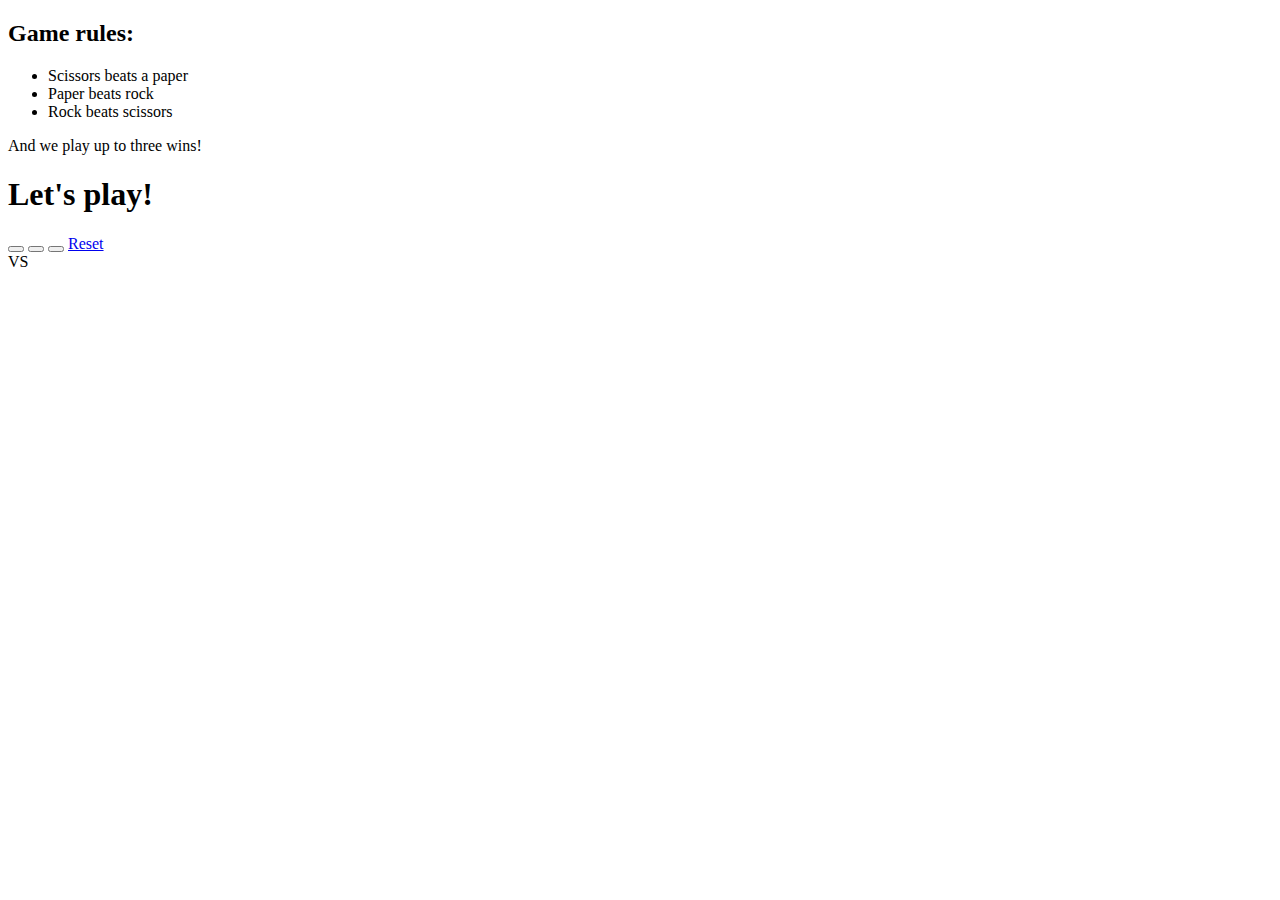
<file: FL17_HW8/homework/index.html>
<!DOCTYPE html>
<html lang="en">

<head>
  <title>Tools</title>
  <meta charset="utf-8">
  <meta name="viewport" content="width=device-width, initial-scale=1.0, user-scalable=0">
</head>

<body>
  <div class="game-wrap">
    <div class="game">
      <div class="game-rules">
        <h2 class="game-rules-title">Game rules:</h2>
        <ul class="game-rules-summary">
          <li class="game-rules-summary-item">Scissors beats a paper</li>
          <li class="game-rules-summary-item">Paper beats rock</li>
          <li class="game-rules-summary-item">Rock beats scissors</li>
        </ul>
        <p class="game-rules-text">And we play up to three wins!</p>
      </div>
      <div class="gameplay">
        <h1 class="gameplay-title">Let's play!</h1>
        <div class="gameplay-buttons">
          <button type="button" data-user-choice="rock" class="gameplay-btn rock-btn"></button>
          <button type="button" data-user-choice="paper" class="gameplay-btn paper-btn"></button>
          <button type="button" data-user-choice="scissors" class="gameplay-btn scissors-btn"></button>
          <a class="reset-link" href="#">Reset</a>
        </div>
      </div>
      <div class="game-result">
      </div>
      <div class="visual-result">
        <div class="visual-result-user visual-result-icon"></div>
        <span class="visual-result-text">VS</span>
        <div class="visual-result-computer visual-result-icon"></div>
      </div>
    </div>
  </div>

</body>

</html>
</file>
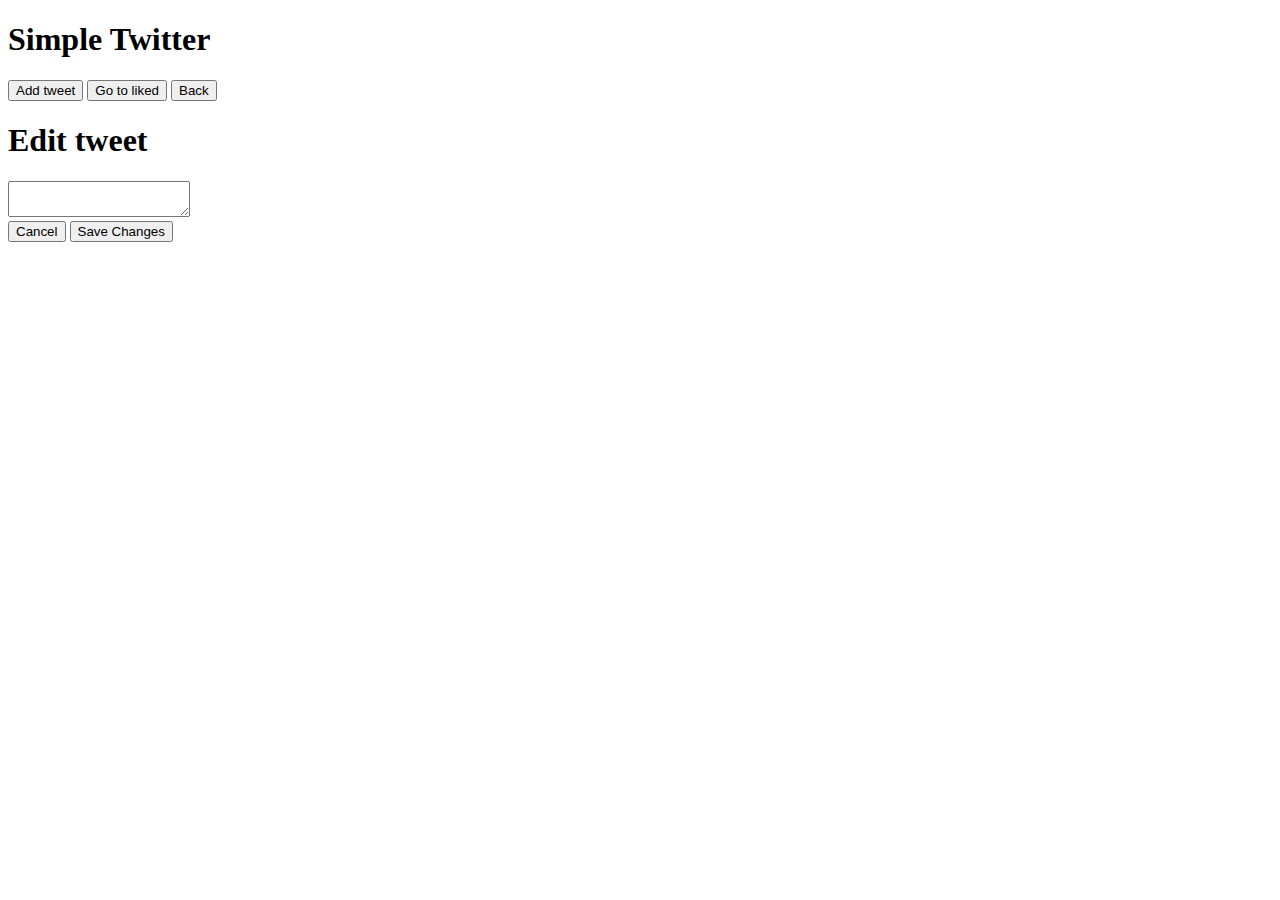
<file: FL17_HW10/homework/src/index.html>
<!DOCTYPE html>
<html lang="en">

<head>
	<meta charset="UTF-8">
	<meta name="viewport" content="width=device-width, initial-scale=1.0, user-scalable=0">
	<title>Homework 16 - BOM</title>
</head>

<body>
	<div id="root">
		<div id="alertMessage" class="hidden alert-message"><span id="alertMessageText"></span></div>
		<div id="tweetContainer" class="listPage">
			<h1 id="mainHeader">Simple Twitter</h1>
			<div id="navigationButtons">
				<button id="addTweetBtn" class="btn btn-add-tweet">Add tweet</button>
				<button id="likedTweetBtn" class="btn btn-go-liked hidden">Go to liked</button>
				<button id="backBtn" class="btn btn-back hidden">Back</button>
			</div>
			<ul id="list"></ul>
		</div>
		<div id="editTweetContainer" class="hidden edit-tweet-container">
			<h1 id="editTweetHeader">Edit tweet</h1>
			<textarea id="editTweetInput" class="edit-tweet-input" maxlength="140"></textarea>
			<div class="formButtons">
				<button id="cancelBtn" class="btn btn-cancel">Cancel</button>
				<button id="saveBtn" class="btn btn-save">Save Changes</button>
			</div>
		</div>
	</div>
</body>

</html>
</file>
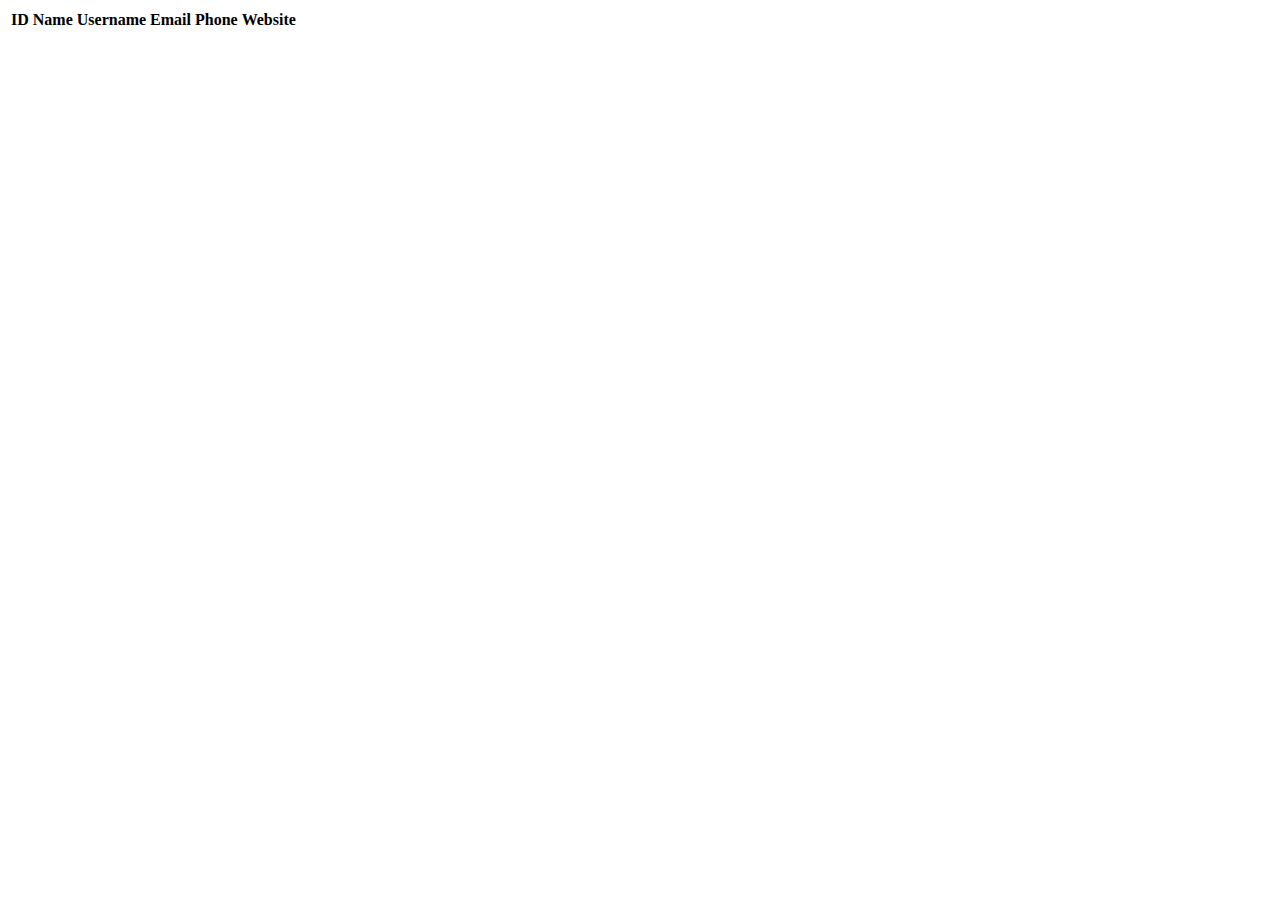
<file: FL17_HW4/homework/task1/index.html>
﻿<!DOCTYPE html>
<html>

<head>
  <title>AJAX</title>
  <meta name='viewport' content='width=device-width, initial-scale=1.0, user-scalable=0'>
</head>

<body>
  <div class="spinner position-absolute h-100 w-100">
    <div class="d-flex align-items-center justify-content-center h-100">
      <div class="spinner-border"></div>
    </div>
  </div>
  <form method="GET" id="my_form"></form>
  <table id="table" class="table">
    <thead class="thead-dark">
      <tr>
        <th scope="col">ID</th>
        <th scope="col">Name</th>
        <th scope="col">Username</th>
        <th scope="col">Email</th>
        <th scope="col">Phone</th>
        <th scope="col">Website</th>
        <th></th>
        <th></th>
      </tr>
    </thead>
    <tbody id="tbody"></tbody>
  </table>
  <script src="js/index.js"></script>
</body>

</html>
</file>
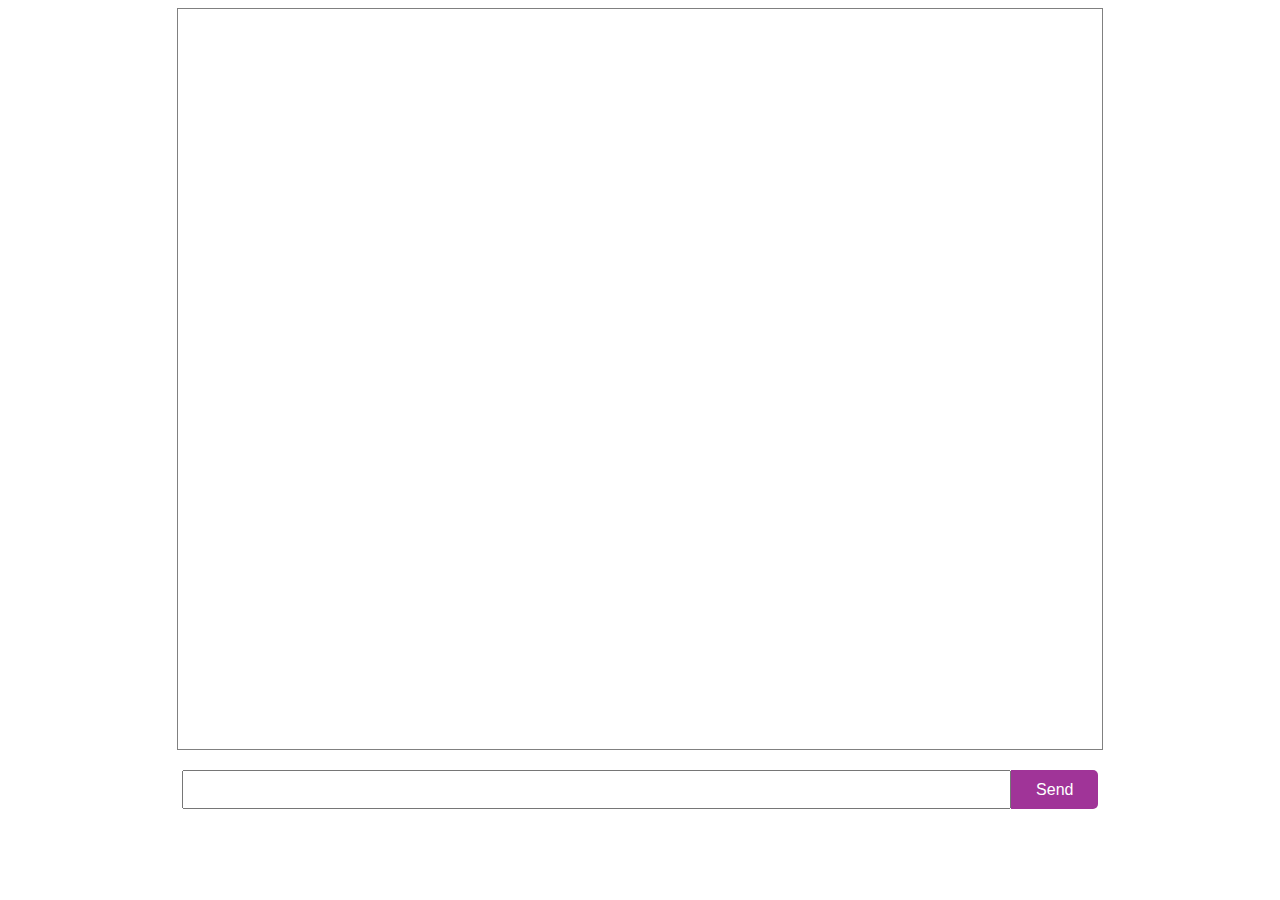
<file: FL17_HW4/homework/task2/client/index.htm>
<!DOCTYPE html>
<html lang="en">
<head>
    <meta charset="UTF-8">
    <meta http-equiv="X-UA-Compatible" content="IE=edge">
    <meta name="viewport" content="width=device-width, initial-scale=1.0">
    <link rel="stylesheet" href="style.css">
    <title>WS Chat</title>
</head>
<body>
    <form action="#" class="chat">
        <div class="widow-chat">
        </div>
        <div class="enter-message">
            <input class="message" type="text" id="input-message">
            <button class="send-btn" type="submit" id="send-btn">Send</button>
        </div>
    </form>
    <script src="chat.js"></script>
</body>
</html>
</file>
<file: FL17_HW1/homework/css/style.css>
body {
  font-family: 'Open Sans', Helvetica, Arial, sans-serif;
  font-size: 18px;
  background-color: rgb(248, 239, 239);
}

* {
  padding: 0;
  margin: 0;
  box-sizing: border-box;
}

.main {
  overflow: hidden;
}

.cards {
  display: flex;
  flex-wrap: wrap;
  background-color: white;
  margin-bottom: 30px;
}

.card-item {
  width: 50%;
  height: 500px;
}

.item-1 {
  display: flex;
  justify-content: center;
  align-items: center;
  background-color: #76cdd8;
}

.item2-container {
  padding: 0 100px;
  transform: translateX(40px);
}

.item3-container {
  transform: translateY(-50px);
  padding: 0 100px;
}

.card-item-header {
  color: white;
  font-size: 50px;
}

.item-2 {
  display: flex;
  align-items: center;
}

.item-2:hover {
  color: #76cdd8;
}

.item-2::after {
  content: '';
  display: inline-block;
  border-width: 90px 85px -0 0px;
  border-style: solid;
  border-color: transparent #76cdd8;
  transform: translate(-3px, -207px) rotate(-90deg);
  opacity: 0;
}

.item-2:hover::after {
  opacity: 1;
}

.card-item-text {
  font-style: italic;
  line-height: 2em;
  font-size: 25px;
}

.item-3 {
  display: flex;
  flex-direction: column;
  justify-content: center;
}

.item-3:before {
  content: '';
  display: inline-block;
  border-width: 90px 85px -0 0px;
  border-style: solid;
  border-color: transparent #76cdd8;
  transform: translate(0px, -80px) rotate(180deg);
  opacity: 0;
}

.item-3:hover::before {
  opacity: 1;
}

.item-3:hover {
  color: #76cdd8;
}

.card-item-subheader {
  margin-bottom: 20px;
  font-size: 30px;
  color: #76cdd8;
}

.card-item3-text {
  font-style: italic;
  margin-bottom: 20px;
  font-size: 25px;
  line-height: 1.5em;
}

.item-btn {
  color: white;
  background-color: #019999;
  border: none;
  font-size: 16px;
  padding: 20px 40px;
  cursor: pointer;
}

.btn-wrap-item3 {
  display: flex;
  justify-content: flex-end;
}

.btn-wrap-item3 .item-btn:hover {
  background-color: rgb(118, 205, 216);
}

.item-4 {
  display: flex;
  flex-direction: column;
  justify-content: center;
  align-items: center;
  background-color: #76cdd8;
  color: white;
  object-fit: cover;
}

.card-item-img {
  width: 350px;
  height: 300px;
  border-radius: 50%;
  margin-bottom: 10px;
}

.card-item-photo {
  width: 100%;
  height: 100%;
  transition: all 0.4s ease-in;
}

.scale-element:hover {
  transform: scale(1.1);
  transition: all 0.4s ease-in;
}

.item-6 {
  display: flex;
  justify-content: center;
  align-items: center;
}

.item-6::after {
  content: '';
  display: inline-block;
  border-width: 90px 85px -0 0px;
  border-style: solid;
  border-color: transparent #76cdd8;
  transform: translate(-3px, -208px) rotate(-90deg);
  opacity: 0;
}

.item-6:hover::after {
  opacity: 1;
}

.card-item6-subheader {
  font-size: 30px;
  margin-bottom: 20px;
}

.card-item6-text {
  font-style: normal;
  font-size: 20px;
  margin-bottom: 20px;
}

.item-6:hover .card-item6-subheader {
  color: #24d4d4;
}

.btn-wrap-item6 {
  display: flex;
  justify-content: center;
}

.link {
  text-decoration: none;
}

.text-and-img {
  display: flex;
  align-items: center;
  justify-content: space-between;
  background-color: white;
  margin-bottom: 30px;
}
.img-content {
  width: 40%;
}

.img-green {
  display: flex;
  height: 800px;
  width: 100%;
  transition: all 0.4s ease-in;
}

.text-content {
  padding: 0 140px;
  width: 60%;
}

.text-header {
  margin-bottom: 20px;
  color: #76cdd8;
}

.text {
  line-height: 2em;
  margin-bottom: 20px;
}

.offers {
  display: flex;
  background-color: white;
  margin-bottom: 30px;
  justify-content: space-around;
}

.offers-img {
  width: 30%;
}

.img-field {
  display: flex;
  width: 100%;
  height: 800px;
  transition: all 0.4s ease-in;
}

.img-field:hover {
  transform: scale(1.1);
}

.offers-content {
  display: flex;
  justify-content: space-between;
  width: 70%;
  align-items: center;
  padding: 0 140px;
}

.offers-item {
  display: flex;
  flex-direction: column;
  min-height: 600px;
  width: 450px;
  border: 1px solid #019999;
  background-color: white;
  margin-right: 40px;
}

.offers-item:hover {
  box-shadow: 0 0 0 0.2rem #24d4d4;
}

.special-offers {
  transition: all 0.4s ease-in;
}

.special-offers:hover {
  transform: scale(1.1);
}

.special-offers:hover .special-discount::before {
  content: '*';
  color: red;
  text-align: center;
}

.special-offers:hover .special-discount {
  display: block;
}

.special-discount {
  text-align: center;
  display: none;
  color: #24d4d4;
  font-size: 16px;
  margin-bottom: 30px;
}

.offers-btn:hover {
  background-color: #24d4d4;
}

.offers-item-header {
  display: flex;
  flex-direction: column;
  text-align: center;
  padding: 20px 0;
  color: white;
  background-color: #019999;
}

.offers-item-title {
  font-size: 25px;
  margin-bottom: 10px;
}

.offers-item-body {
  display: flex;
  justify-content: center;
  align-items: center;
  flex-direction: column;
}

.offers-list {
  line-height: 3em;
  padding: 20px 0;
}

.offers-list-item {
  list-style: none;
}

.form-header {
  background-color: #23d4d4;
  padding: 50px 330px 70px;
  font-size: 20px;
}

.app-header {
  color: white;
}

.form {
  display: flex;
  justify-content: center;
  flex-wrap: wrap;
  background-color: white;
  width: 60%;
  padding: 80px;
  margin: 0 auto;
  transform: translateY(-40px);
  z-index: 1;
}

.form-fields-wrap {
  display: flex;
  width: 100%;
}

.form-fields {
  padding: 10px;
  display: flex;
  flex-direction: column;
  width: 50%;
  margin-bottom: 30px;
}

.form-input {
  padding: 15px 20px;
  margin-bottom: 10px;
  border: 1px solid lightgray;
  font-size: 18px;
}

.form-input:focus {
  border-color: #24d4d4;
  box-shadow: 0 0 0 0.2rem #24d4d4;
}

.form-textarea {
  display: flex;
  justify-content: flex-end;
  width: 50%;
  height: 200px;
  padding: 10px;
}

.form-select {
  border: 1px solid gray;
}

.textarea {
  border: 1px solid lightgray;
}

.textarea:focus {
  border-color: #24d4d4;
  box-shadow: 0 0 0 0.2rem #24d4d4;
}

.textarea::placeholder {
  font-size: 18px;
  padding: 10px 10px;
}

.app-description {
  display: flex;
  justify-content: space-around;
  background-color: #019999;
  padding: 100px 100px 50px;
  color: white;
  z-index: -1;
  margin-top: -85px;
}

.description-text-item {
  list-style: none;
  line-height: 2em;
  font-weight: lighter;
}

.description-header-item {
  font-size: 25px;
  font-weight: normal;
}

.form-btn:hover {
  background-color: rgb(118, 205, 216);
}

.footer {
  text-align: center;
  padding: 20px 0;
}
</file>
<file: FL17_HW5/homework/styles/styles.css>
/*

Template 2085 Neuron

http://www.tooplate.com/view/2085-neuron

*/

body {
		background: #ffffff;
    font-family: 'Lora', serif;
    font-style: normal;
		font-weight: 300;
    overflow-x: hidden;
}

body {
  padding-top: 87px;
}

/*---------------------------------------
    Typorgraphy
-----------------------------------------*/

h1,h2,h3,h4,h5,h6 {
  font-family: 'Merriweather', serif;
  font-style: normal;
  font-weight: bold;
  letter-spacing: 0.5px;
}

h1 {
    font-size: 62px;
    padding-bottom: 14px;
    margin-bottom: 0px;
}

h2 {
  font-size: 32px;
}

h2,h3 {
  padding-bottom: 6px;
}

h3 {
  font-size: 26px;
}

h4 {
  color: #666;
  font-size: 12px;
  font-weight: normal;
  letter-spacing: 2px;
}

p {
    color: #777;
    font-size: 15px;
    font-weight: 300;
    line-height: 26px;
    letter-spacing: 0.2px;
}

.btn-success:focus {
  background-color: #000;
  border-color: transparent;
}


/*---------------------------------------
    General
-----------------------------------------*/

html{
  -webkit-font-smoothing: antialiased;
}

a {
  color: #4d638c;
  -webkit-transition: 0.5s;
  -o-transition: 0.5s;
  transition: 0.5s;
  text-decoration: none !important;
}
a:hover, a:active, a:focus {
  color: #4d638c;
  outline: none;
}

* {
  -webkit-box-sizing: border-box;
  -moz-box-sizing: border-box;
  box-sizing: border-box;
}

*:before,
*:after {
  -webkit-box-sizing: border-box;
  -moz-box-sizing: border-box;
  box-sizing: border-box;
}

#about,
#gallery,
#contact,
#blog,
#blog-single-post {
  padding-top: 60px;
  padding-bottom: 80px;
}

.main-about,
.main-single-post,
.main-gallery,
.main-contact {
  height: 65vh;
}

.overlay {
  background: rgba(0,0,0,0.7 );
  width: 100%;
  height: 100vh;
  position: absolute;
  top: 0;
  left: 0;
  right: 0;
  bottom: 0;
}

.parallax-section {
  background-attachment: fixed !important;
  background-size: cover !important;
  overflow: hidden;
}


/*---------------------------------------
    Preloader section
-----------------------------------------*/

.preloader {
  position: fixed;
  top: 0;
  left: 0;
  width: 100%;
  height: 100%;
  z-index: 1020;
  display: flex;
  flex-flow: row nowrap;
  justify-content: center;
  align-items: center;
  background: none repeat scroll 0 0 #ffffff;
}

.sk-spinner-wordpress.sk-spinner {
  background-color: #bfba55;
  width: 40px;
  height: 40px;
  border-radius: 40px;
  position: relative;
  -webkit-animation: sk-innerCircle 1s linear infinite;
  animation: sk-innerCircle 1s linear infinite;
}

.sk-spinner-wordpress .sk-inner-circle {
  display: block;
  background-color: #ffffff;
  width: 16px;
  height: 16px;
  position: absolute;
  border-radius: 8px;
  top: 5px;
  left: 5px;
}

@-webkit-keyframes sk-innerCircle {
  0% {
    -webkit-transform: rotate(0);
            transform: rotate(0); }

  100% {
    -webkit-transform: rotate(360deg);
            transform: rotate(360deg); } }

@keyframes sk-innerCircle {
  0% {
    -webkit-transform: rotate(0);
            transform: rotate(0); }

  100% {
    -webkit-transform: rotate(360deg);
            transform: rotate(360deg); } }



/*---------------------------------------
    Main Navigation
-----------------------------------------*/

.navbar-default {
    background: #ffffff;
    margin: 0 !important;
    padding: 18px 0;
}

.navbar-default .navbar-brand {
  color: #555;
  font-family: 'Merriweather', serif;
  font-weight: bold;
  text-transform: uppercase;
  letter-spacing: 4px;
  margin: 0;
}

.navbar-default .navbar-nav li a {
    color: #777;
    font-size: 16px;
    letter-spacing: 1px;
    -webkit-transition: all 0.4s ease-in-out;
    transition: all 0.4s ease-in-out;
    padding-right: 22px;
    padding-left: 22px;
}

.navbar-default .navbar-nav > li a:hover {
    color: #bfba55 !important;
}

.navbar-default .navbar-nav > li > a:hover,
.navbar-default .navbar-nav > li > a:focus {
    color: #606066;
    background-color: transparent;
}

.navbar-default .navbar-nav li a:hover,
 .navbar-default .navbar-nav .active > a {
    color: #bfba55;
  }

.navbar-default .navbar-nav > .active > a,
.navbar-default .navbar-nav > .active > a:hover,
.navbar-default .navbar-nav > .active > a:focus {
    color: #bfba55;
    background-color: transparent;
}

.navbar-default .navbar-toggle {
     border: none;
     padding-top: 10px;
  }

.navbar-default .navbar-toggle .icon-bar {
    background: #bfba55;
    border-color: transparent;
  }

.navbar-default .navbar-toggle:hover,
.navbar-default .navbar-toggle:focus {
  background-color: transparent;
}



/*---------------------------------------
    Home section
-----------------------------------------*/

#home {
    background-size: cover;
    background-position: center center;
    color: #ffffff;
    display: -webkit-box;
    display: -webkit-flex;
     display: -ms-flexbox;
    display: flex;
    -webkit-box-align: center;
    -webkit-align-items: center;
    -ms-flex-align: center;
     align-items: center;
    position: relative;
    text-align: center;
}

.main-home {
  background: url('../img/home-bg.jpg') no-repeat;
  height: 100vh;
}

.main-about {
  background: url('../img/about-bg.jpg') no-repeat;
}

.main-single-post {
  background: url('../img/single-post-bg.jpg') no-repeat;
}

.main-gallery {
  background: url('../img/gallery-bg.jpg') no-repeat;
}

.main-contact {
  background: url('../img/contact-bg.jpg') no-repeat;
}

#particles-js {
  position: absolute;
  width: 100%;
  height: 100vh;
  top: 0;
  left: 0;
}

#home h4 {
  color: #bfba55;
}

#home .btn {
  background: #ffffff;
  border: 2px solid #ffffff;
  border-radius: 100px;
  color: #444;
  font-family: 'Merriweather', serif;
  font-size: 10px;
  font-weight: bold;
  letter-spacing: 2px;
  text-transform: uppercase;
  padding: 13px 22px;
  margin-top: 42px;
  transition: all 0.4s ease-in-out;
}

#home .btn:hover {
  background: transparent;
  border-color: #ffffff;
  color: #ffffff;
}



/*---------------------------------------
   About section
-----------------------------------------*/

#about .col-md-6 {
  padding-top: 22px;
  padding-bottom: 32px;
}

#about .col-md-6 img {
  padding: 22px 0px 22px 22px;
}

#about .col-md-4 {
  padding-bottom: 32px;
}

#about .col-md-4 img {
  padding-top: 12px;
}



/*---------------------------------------
   Gallery section
-----------------------------------------*/

#gallery span {
  display: block;
  padding-bottom: 32px;
}

#gallery .col-md-6 {
  padding-left: 0px;
  padding-right: 0px;
}

#gallery .gallery-thumb {
  background-color: #ffffff;
  box-shadow: 0px 1px 2px 0px rgba(90, 91, 95, 0.15);
  cursor: pointer;
  display: block;
  position: relative;
  top: 0px;
  transition: all 0.4s ease-in-out;
}

#gallery .gallery-thumb:hover {
  box-shadow: 0px 16px 22px 0px rgba(90, 91, 95, 0.3);
  top: -5px;
}

#gallery .gallery-thumb img {
  width: 100%;
}

#gallery .col-md-12 p {
  padding-top: 22px;
  text-align: center;
}



/*---------------------------------------
   Contact section
-----------------------------------------*/

#contact .col-md-4 {
  padding-left: 0px;
}

#contact .col-md-12 {
  padding-left: 0;
}

#contact form {
  padding-top: 32px;
}

#contact .form-control {
  border: 2px solid #f0f0f0;
  box-shadow: none;
  margin-top: 10px;
  margin-bottom: 10px;
  transition: all 0.4s ease-in-out;
}

#contact .form-control:hover {
  border-color: #555;
}

#contact input {
  height: 50px;
}

#contact input[type="submit"] {
  background: #bfba55;
  border-radius: 100px;
  border: none;
  color: #ffffff;
  font-weight: bold;
  transition: all 0.4s ease-in-out;
}

#contact input[type="submit"]:hover {
  background: #333;
}



/*---------------------------------------
   Blog section
-----------------------------------------*/

.blog-post-thumb {
  border-bottom: 1px solid #f0f0f0;
  padding-top: 32px;
  padding-bottom: 62px;
  margin-bottom: 32px;
}

.blog-post-thumb:last-child {
  border-bottom: 0px;
  padding-bottom: 32px;
  margin-bottom: 0px;
}

.blog-post-image,
.blog-post-video {
  padding-top: 22px;
  padding-bottom: 22px;
  width: 100%;
}

#about img,
.blog-post-image img {
  border-radius: 1px;
}

.blog-post-title a {
  color: #222;
}

.blog-post-title a:hover {
  color: #bfba55;
}

.blog-post-format {
  padding-bottom: 22px;
}

.blog-post-format span {
  letter-spacing: 0.5px;
  padding-right: 12px;
}

.blog-post-format span a {
  color: #333;
}

.blog-post-format span img {
  display: inline-block;
  width: 42px;
  margin-right: 4px;
}

.blog-post-des blockquote {
  margin: 22px;
}

.blog-post-des .btn {
  border-radius: 100px;
  color: #777;
  font-weight: bold;
  letter-spacing: 1px;
  padding: 14px 28px;
  margin-top: 26px;
  transition: all 0.4s ease-in-out;
}

.blog-post-des .btn:hover {
  background: #bfba55;
  border-color: transparent;
  color: #ffffff;
}

.blog-author {
  border-top: 1px solid #f0f0f0;
  border-bottom: 1px solid #f0f0f0;
  padding-top: 32px;
  padding-bottom: 32px;
  margin-top: 42px;
  margin-bottom: 42px;
}

.blog-author .media img {
  display: inline-block;
  width: 90px;
  margin-right: 12px;
}

.blog-author .media a,
.blog-comment .media h3 {
  color: #444;
  font-size: 18px;
  letter-spacing: 1px;
}

.blog-comment {
  border-bottom: 1px solid #f0f0f0;
  padding-bottom: 32px;
  margin-bottom: 42px;
}

.blog-comment .media:nth-child(2) {
  padding-top: 22px;
}

.blog-comment .media img {
  width: 82px;
  margin-right: 12px;
}

.blog-comment .media h3 {
  display: inline-block;
  padding-right: 14px;
}


.blog-comment-form h3 {
  padding-bottom: 18px;
}

#about .col-md-6, #about .col-md-4,
.blog-comment-form .col-md-4 {
  padding-left: 0px;
}

.blog-comment-form .form-control {
  box-shadow: none;
  border: 2px solid #f0f0f0;
  margin-top: 10px;
  margin-bottom: 10px;
  transition: all 0.4s ease-in-out;
}

.blog-comment-form .form-control:hover {
  border-color: #555;
}

.blog-comment-form input {
  height: 45px;
}

.blog-comment-form input[type="submit"] {
  background: #bfba55;
  border-radius: 100px;
  border: none;
  color: #ffffff;
  font-weight: bold;
  transition: all 0.4s ease-in-out;
}

.blog-comment-form input[type="submit"]:hover {
  background: #333;
  border-color: transparent;
  color: #ffffff;
}



/*---------------------------------------
   Blog Single Post section
-----------------------------------------*/

#blog-single-post .blog-single-post-image {
  padding-top: 22px;
}

#blog-single-post .blog-single-post-image .col-md-4 {
  padding-left: 0px;
  padding-right: 0px;
  padding-bottom: 22px;
}

#blog-single-post .blog-single-post-image img {
  border-radius: 1px;
  padding-right: 12px;
}

#blog-single-post .blog-post-des h3 {
  padding-top: 16px;
}



/*---------------------------------------
   Footer section
-----------------------------------------*/

footer {
    background: #000;
    color: #ffffff;
    padding: 80px 0px;
    position: relative;
}

footer .col-md-4 .fa {
  color: #ffffff;
  padding-right: 8px;
}

footer hr {
  border-color: #121212;
  margin-top: 62px;
  margin-bottom: 42px;
}

footer .footer-copyright {
  padding-top: 12px;
}



/* Back top */
.go-top {
  background-color: #ffffff;
  box-shadow: 1px 1.732px 12px 0px rgba( 0, 0, 0, .14 ), 1px 1.732px 3px 0px rgba( 0, 0, 0, .12 );
  transition : all 1s ease;
  bottom: 2em;
  right: 2em;
  color: #333;
  font-size: 24px;
  display: none;
  position: fixed;
  text-decoration: none;
  width: 40px;
  height: 40px;
  line-height: 38px;
  text-align: center;
  border-radius: 100%;
}

.go-top:hover {
    background: #bfba55;
    color: #ffffff;
}



/*---------------------------------------
   Social icon
-----------------------------------------*/

.social-icon {
    position: relative;
    padding: 0;
    margin: 0;
    text-align: center;
}

.social-icon li {
    display: inline-block;
    list-style: none;
}

.social-icon li a {
    border: 2px solid #292929;
    color: #292929;
    border-radius: 100px;
    cursor: pointer;
    font-size: 16px;
    text-decoration: none;
    transition: all 0.4s ease-in-out;
    width: 50px;
    height: 50px;
    line-height: 50px;
    text-align: center;
    vertical-align: middle;
    position: relative;
    margin: 22px 12px 10px 12px;
}

.social-icon li a:hover {
    border-color: #bfba55;
    color: #bfba55;
    transform: scale(1.1);
}



/*---------------------------------------
   Mobile Responsive
-----------------------------------------*/

@media (max-width: 980px) {

  .main-about,
  .main-single-post,
  .main-gallery,
  .main-contact {
    height: 35vh;
  }

}


@media (max-width: 768px) {

  h1 {
    font-size: 52px;
  }

  h2 {
    font-size: 26px;
  }

  #about .col-md-6 img {
    padding-left: 0px;
  }

  #blog-single-post .blog-single-post-image img {
    padding-bottom: 22px;
  }

  footer .col-md-4 {
    padding-top: 22px;
  }

}


@media (max-width: 650px) {

  h1 {
    font-size: 42px;
  }

  #about, #gallery,
  #contact,
  #blog, #blog-single-post {
    padding-top: 60px;
    padding-bottom: 60px;
  }

}
</file>
<file: FL17_HW7/homework/css/style.css>
.container {
    display: flex;
}

.wrap {
    width: 470px;
    height: 600px;
    background-color: rgb(87, 87, 133);
    border: 2px solid #111;
    border-radius: 5px;
}

.wrap-buttons {
    width: 100%;
    height: 500px;
    margin-top: 15px;
    display: grid;
    grid-template-columns: 1fr 1fr 1fr 1fr;
}

.input {
    width: 98%;
    padding-bottom: 28px;
}

.wrap-field {
    max-width: 75%;
    max-height: 100%;
    margin: 0 auto;
    margin-top: 10px;
    margin-bottom: 10px;
    border: 1px solid white;
}

.button {
    background-color: rgb(123, 102, 144);
    margin: 2px;
    display: flex;
    justify-content: center;
    align-items: center;
    font-size: 20px;
    font-weight: 700;
}

.history-wrap {
    width: 470px;
    height: 200px;
    background-color: rgb(126, 126, 172);
    margin-left: 30px;
    text-align: center;
    overflow: scroll;
}

.history-title {
    color: white;
    font-size: 40px;
    font-weight: 700;
}

.circle {
    border-radius: 50%;
    width: 26px;
    height: 26px;
    padding: 4px;
    background: #fff;
    border: 2px solid red;
    margin-right: 20px;
}

.circle:hover {
    background-color: red;
}

.circle.red-circle {
    background-color: red;
}

.history-log {
    display: flex;
    flex-direction: row;
    justify-content: center;
    margin: 12px;
}

.expression {
    margin-left: 20px;
    margin-right: 20px;
    margin-top: 10px;
    font-size: 19px;
    width: 70%
}

.delete {
    margin-top: 8px;
    margin-right: 20px;
    font-size: 25px;
}

.delete:hover {
    color: red;
}

.text-decoration {
    text-decoration: underline;
}
</file>
<file: FL17_HW4/homework/task2/client/style.css>
.widow-chat {
    display: flex;
    flex-direction: column;
    width: 70%;
    height: 700px;
    border: 1px solid gray;
    margin: 0 auto;
    margin-bottom: 20px;
    padding: 20px;
    overflow-y: auto;
}

.message {
    width: 65%;
    height: 33px;
}

.send-btn {
    padding: 10px 25px;
    cursor: pointer;
    background-color: rgb(160, 52, 152);
    border: none;
    border-bottom-right-radius: 5px;
    border-top-right-radius: 5px;
    color: white;
    font-size: 16px;
}

.enter-message {
    display: flex;
    justify-content: center;
}

.style-message {
    padding: 20px;
    background-color: rgb(226, 203, 221);
    width: 30%;
    border-radius: 30px;
    margin-bottom: 10px;
}

.message-time {
    justify-content: flex-end;
    display: flex;
    font-size: 14px;
}

.user-name {
    font-style: italic;
    font-weight: 600;
    margin-bottom: 15px;
    font-size: 16px;
}

.user-message {
    font-size: 20px;
    margin-bottom: 15px;
}

.my-message {
    display: flex;
    flex-direction: column;
    align-self: flex-end;
    padding: 20px;
    background-color: rgb(189, 176, 224);
    width: 30%;
    border-radius: 30px;
    margin-bottom: 10px;
}
</file>
<file: FL17_HW5/homework/styles/styles.min.css>
/* File generated by shrinker.ch - DateTime: 2021-07-07, 19:17:28 */
body{background:#fff;font-family:'Lora',serif;font-style:normal;font-weight:300;overflow-x:hidden}body{padding-top:87px}h1,h2,h3,h4,h5,h6{font-family:'Merriweather',serif;font-style:normal;font-weight:bold;letter-spacing:.5px}h1{font-size:62px;padding-bottom:14px;margin-bottom:0}h2{font-size:32px}h2,h3{padding-bottom:6px}h3{font-size:26px}h4{color:#666;font-size:12px;font-weight:normal;letter-spacing:2px}p{color:#777;font-size:15px;font-weight:300;line-height:26px;letter-spacing:.2px}.btn-success:focus{background-color:#000;border-color:transparent}html{-webkit-font-smoothing:antialiased}a{color:#4d638c;-webkit-transition:.5s;-o-transition:.5s;transition:.5s;text-decoration:none!important}a:hover,a:active,a:focus{color:#4d638c;outline:0}*{-webkit-box-sizing:border-box;-moz-box-sizing:border-box;box-sizing:border-box}*:before,*:after{-webkit-box-sizing:border-box;-moz-box-sizing:border-box;box-sizing:border-box}#about,#gallery,#contact,#blog,#blog-single-post{padding-top:60px;padding-bottom:80px}.main-about,.main-single-post,.main-gallery,.main-contact{height:65vh}.overlay{background:rgba(0,0,0,0.7);width:100%;height:100vh;position:absolute;top:0;left:0;right:0;bottom:0}.parallax-section{background-attachment:fixed!important;background-size:cover!important;overflow:hidden}.preloader{position:fixed;top:0;left:0;width:100%;height:100%;z-index:1020;display:flex;flex-flow:row nowrap;justify-content:center;align-items:center;background:none repeat scroll 0 0 #fff}.sk-spinner-wordpress.sk-spinner{background-color:#bfba55;width:40px;height:40px;border-radius:40px;position:relative;-webkit-animation:sk-innerCircle 1s linear infinite;animation:sk-innerCircle 1s linear infinite}.sk-spinner-wordpress .sk-inner-circle{display:block;background-color:#fff;width:16px;height:16px;position:absolute;border-radius:8px;top:5px;left:5px}@-webkit-keyframes sk-innerCircle{0%{-webkit-transform:rotate(0);transform:rotate(0)}100%{-webkit-transform:rotate(360deg);transform:rotate(360deg)}}@keyframes sk-innerCircle{0%{-webkit-transform:rotate(0);transform:rotate(0)}100%{-webkit-transform:rotate(360deg);transform:rotate(360deg)}}.navbar-default{background:#fff;margin:0!important;padding:18px 0}.navbar-default .navbar-brand{color:#555;font-family:'Merriweather',serif;font-weight:bold;text-transform:uppercase;letter-spacing:4px;margin:0}.navbar-default .navbar-nav li a{color:#777;font-size:16px;letter-spacing:1px;-webkit-transition:all .4s ease-in-out;transition:all .4s ease-in-out;padding-right:22px;padding-left:22px}.navbar-default .navbar-nav>li a:hover{color:#bfba55!important}.navbar-default .navbar-nav>li>a:hover,.navbar-default .navbar-nav>li>a:focus{color:#606066;background-color:transparent}.navbar-default .navbar-nav li a:hover,.navbar-default .navbar-nav .active>a{color:#bfba55}.navbar-default .navbar-nav>.active>a,.navbar-default .navbar-nav>.active>a:hover,.navbar-default .navbar-nav>.active>a:focus{color:#bfba55;background-color:transparent}.navbar-default .navbar-toggle{border:0;padding-top:10px}.navbar-default .navbar-toggle .icon-bar{background:#bfba55;border-color:transparent}.navbar-default .navbar-toggle:hover,.navbar-default .navbar-toggle:focus{background-color:transparent}#home{background-size:cover;background-position:center center;color:#fff;display:-webkit-box;display:-webkit-flex;display:-ms-flexbox;display:flex;-webkit-box-align:center;-webkit-align-items:center;-ms-flex-align:center;align-items:center;position:relative;text-align:center}.main-home{background:url('../img/home-bg.jpg') no-repeat;height:100vh}.main-about{background:url('../img/about-bg.jpg') no-repeat}.main-single-post{background:url('../img/single-post-bg.jpg') no-repeat}.main-gallery{background:url('../img/gallery-bg.jpg') no-repeat}.main-contact{background:url('../img/contact-bg.jpg') no-repeat}#particles-js{position:absolute;width:100%;height:100vh;top:0;left:0}#home h4{color:#bfba55}#home .btn{background:#fff;border:2px solid #fff;border-radius:100px;color:#444;font-family:'Merriweather',serif;font-size:10px;font-weight:bold;letter-spacing:2px;text-transform:uppercase;padding:13px 22px;margin-top:42px;transition:all .4s ease-in-out}#home .btn:hover{background:transparent;border-color:#fff;color:#fff}#about .col-md-6{padding-top:22px;padding-bottom:32px}#about .col-md-6 img{padding:22px 0 22px 22px}#about .col-md-4{padding-bottom:32px}#about .col-md-4 img{padding-top:12px}#gallery span{display:block;padding-bottom:32px}#gallery .col-md-6{padding-left:0;padding-right:0}#gallery .gallery-thumb{background-color:#fff;box-shadow:0 1px 2px 0 rgba(90,91,95,0.15);cursor:pointer;display:block;position:relative;top:0;transition:all .4s ease-in-out}#gallery .gallery-thumb:hover{box-shadow:0 16px 22px 0 rgba(90,91,95,0.3);top:-5px}#gallery .gallery-thumb img{width:100%}#gallery .col-md-12 p{padding-top:22px;text-align:center}#contact .col-md-4{padding-left:0}#contact .col-md-12{padding-left:0}#contact form{padding-top:32px}#contact .form-control{border:2px solid #f0f0f0;box-shadow:none;margin-top:10px;margin-bottom:10px;transition:all .4s ease-in-out}#contact .form-control:hover{border-color:#555}#contact input{height:50px}#contact input[type="submit"]{background:#bfba55;border-radius:100px;border:0;color:#fff;font-weight:bold;transition:all .4s ease-in-out}#contact input[type="submit"]:hover{background:#333}.blog-post-thumb{border-bottom:1px solid #f0f0f0;padding-top:32px;padding-bottom:62px;margin-bottom:32px}.blog-post-thumb:last-child{border-bottom:0;padding-bottom:32px;margin-bottom:0}.blog-post-image,.blog-post-video{padding-top:22px;padding-bottom:22px;width:100%}#about img,.blog-post-image img{border-radius:1px}.blog-post-title a{color:#222}.blog-post-title a:hover{color:#bfba55}.blog-post-format{padding-bottom:22px}.blog-post-format span{letter-spacing:.5px;padding-right:12px}.blog-post-format span a{color:#333}.blog-post-format span img{display:inline-block;width:42px;margin-right:4px}.blog-post-des blockquote{margin:22px}.blog-post-des .btn{border-radius:100px;color:#777;font-weight:bold;letter-spacing:1px;padding:14px 28px;margin-top:26px;transition:all .4s ease-in-out}.blog-post-des .btn:hover{background:#bfba55;border-color:transparent;color:#fff}.blog-author{border-top:1px solid #f0f0f0;border-bottom:1px solid #f0f0f0;padding-top:32px;padding-bottom:32px;margin-top:42px;margin-bottom:42px}.blog-author .media img{display:inline-block;width:90px;margin-right:12px}.blog-author .media a,.blog-comment .media h3{color:#444;font-size:18px;letter-spacing:1px}.blog-comment{border-bottom:1px solid #f0f0f0;padding-bottom:32px;margin-bottom:42px}.blog-comment .media:nth-child(2){padding-top:22px}.blog-comment .media img{width:82px;margin-right:12px}.blog-comment .media h3{display:inline-block;padding-right:14px}.blog-comment-form h3{padding-bottom:18px}#about .col-md-6,#about .col-md-4,.blog-comment-form .col-md-4{padding-left:0}.blog-comment-form .form-control{box-shadow:none;border:2px solid #f0f0f0;margin-top:10px;margin-bottom:10px;transition:all .4s ease-in-out}.blog-comment-form .form-control:hover{border-color:#555}.blog-comment-form input{height:45px}.blog-comment-form input[type="submit"]{background:#bfba55;border-radius:100px;border:0;color:#fff;font-weight:bold;transition:all .4s ease-in-out}.blog-comment-form input[type="submit"]:hover{background:#333;border-color:transparent;color:#fff}#blog-single-post .blog-single-post-image{padding-top:22px}#blog-single-post .blog-single-post-image .col-md-4{padding-left:0;padding-right:0;padding-bottom:22px}#blog-single-post .blog-single-post-image img{border-radius:1px;padding-right:12px}#blog-single-post .blog-post-des h3{padding-top:16px}footer{background:#000;color:#fff;padding:80px 0;position:relative}footer .col-md-4 .fa{color:#fff;padding-right:8px}footer hr{border-color:#121212;margin-top:62px;margin-bottom:42px}footer .footer-copyright{padding-top:12px}.go-top{background-color:#fff;box-shadow:1px 1.732px 12px 0 rgba(0,0,0,.14),1px 1.732px 3px 0 rgba(0,0,0,.12);transition:all 1s ease;bottom:2em;right:2em;color:#333;font-size:24px;display:none;position:fixed;text-decoration:none;width:40px;height:40px;line-height:38px;text-align:center;border-radius:100%}.go-top:hover{background:#bfba55;color:#fff}.social-icon{position:relative;padding:0;margin:0;text-align:center}.social-icon li{display:inline-block;list-style:none}.social-icon li a{border:2px solid #292929;color:#292929;border-radius:100px;cursor:pointer;font-size:16px;text-decoration:none;transition:all .4s ease-in-out;width:50px;height:50px;line-height:50px;text-align:center;vertical-align:middle;position:relative;margin:22px 12px 10px 12px}.social-icon li a:hover{border-color:#bfba55;color:#bfba55;transform:scale(1.1)}@media(max-width:980px){.main-about,.main-single-post,.main-gallery,.main-contact{height:35vh}}@media(max-width:768px){h1{font-size:52px}h2{font-size:26px}#about .col-md-6 img{padding-left:0}#blog-single-post .blog-single-post-image img{padding-bottom:22px}footer .col-md-4{padding-top:22px}}@media(max-width:650px){h1{font-size:42px}#about,#gallery,#contact,#blog,#blog-single-post{padding-top:60px;padding-bottom:60px}}
</file>
